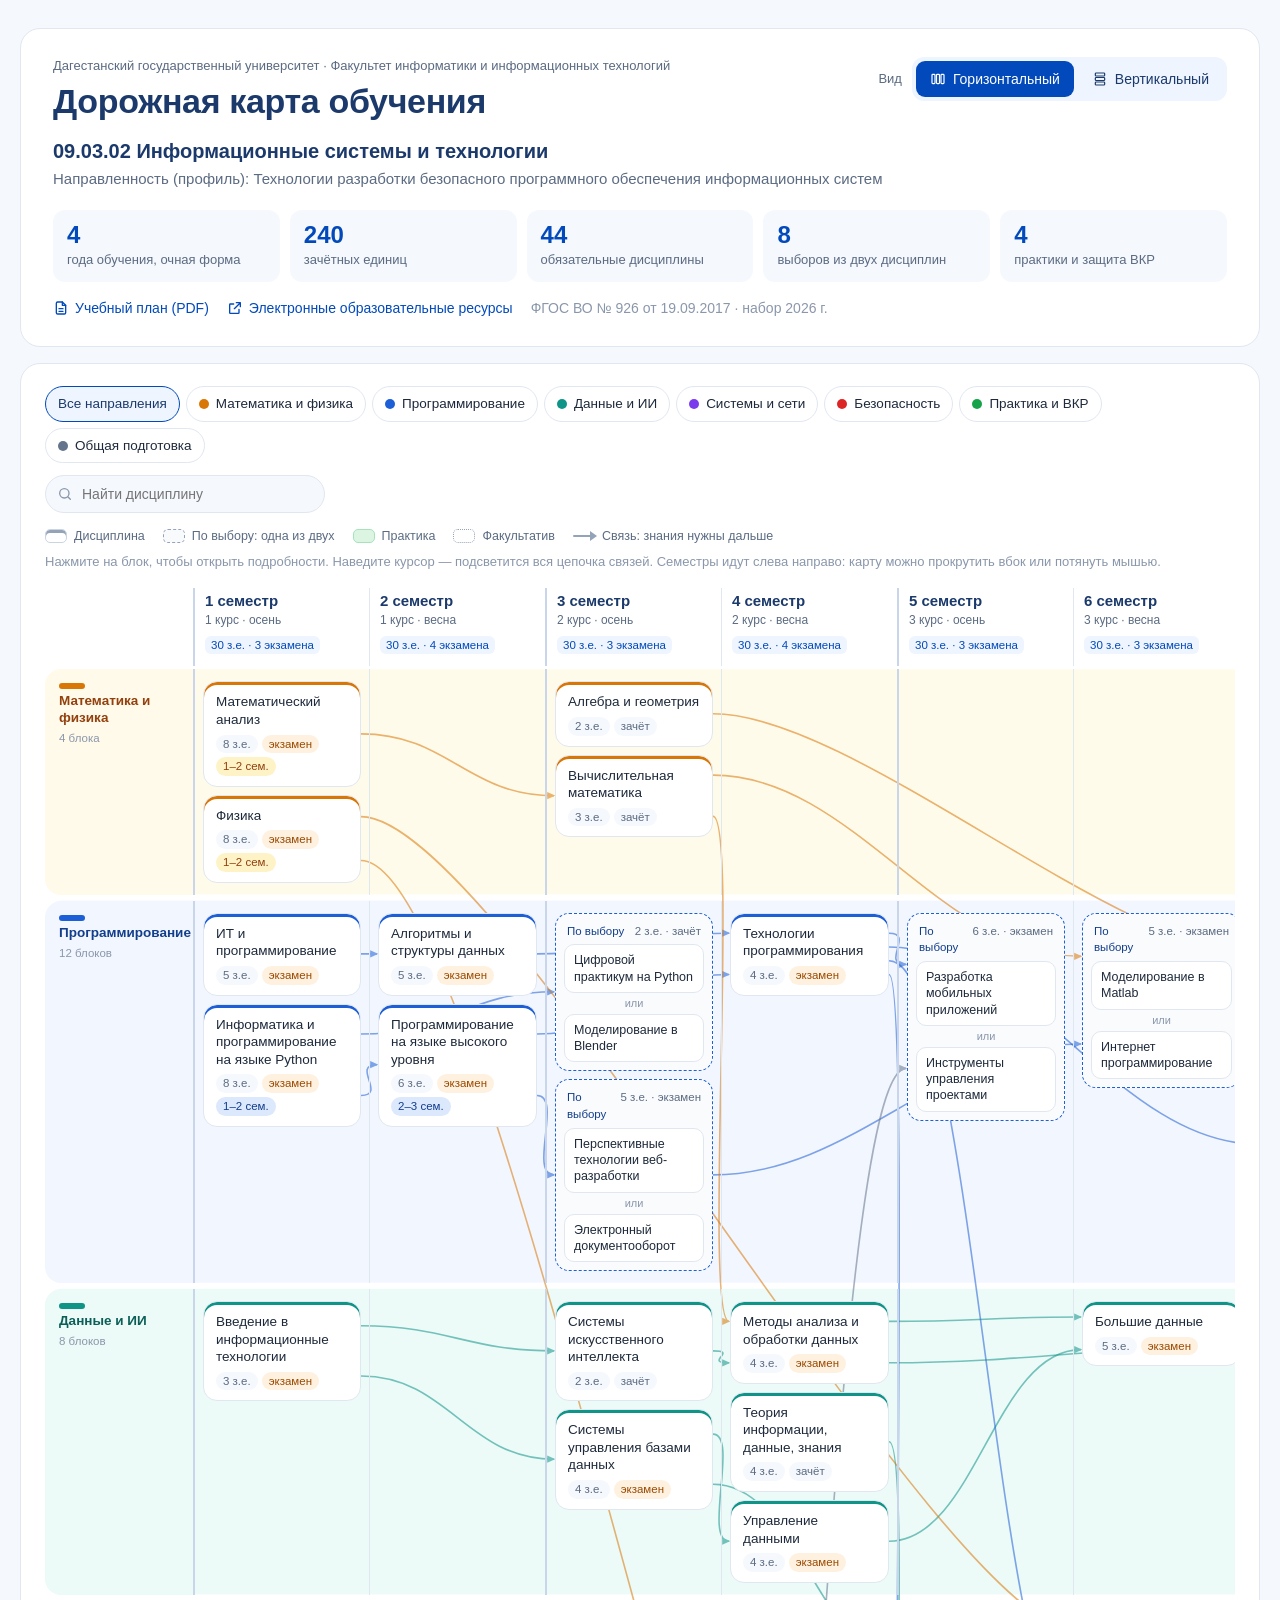
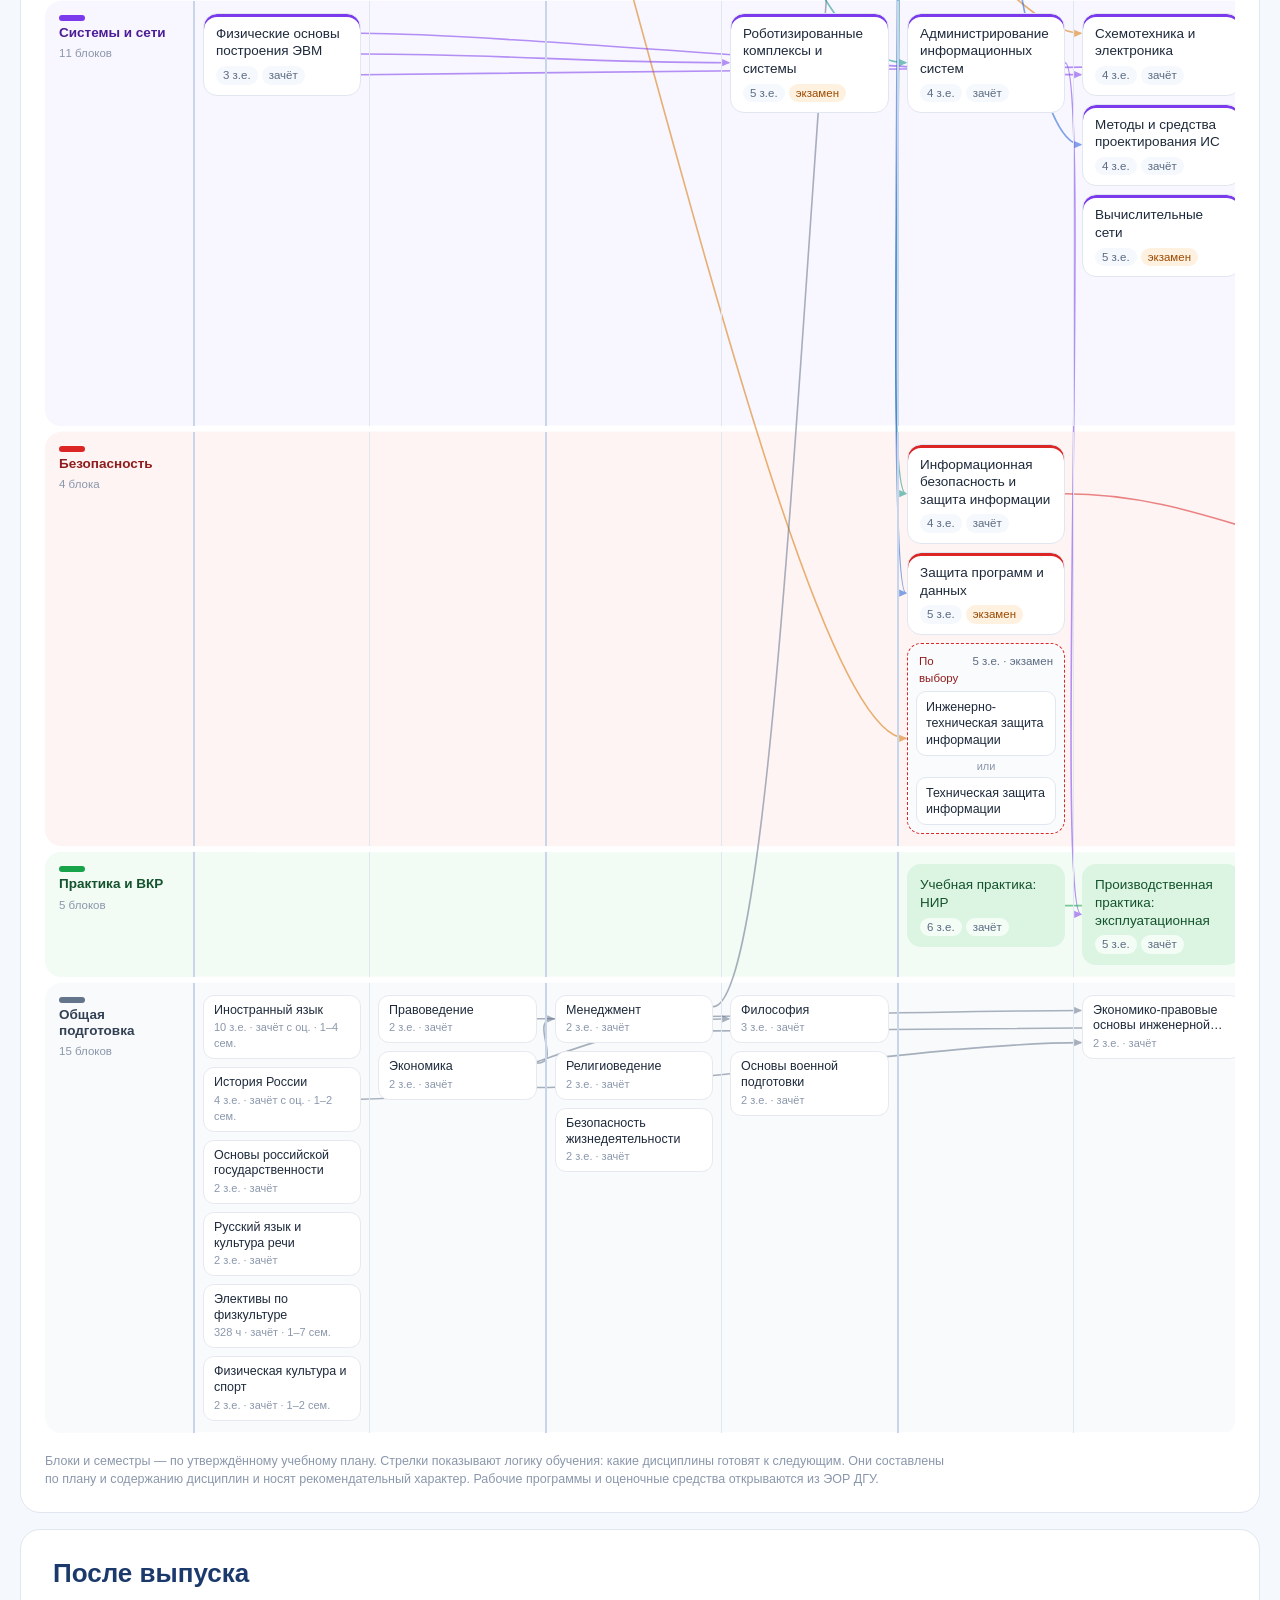
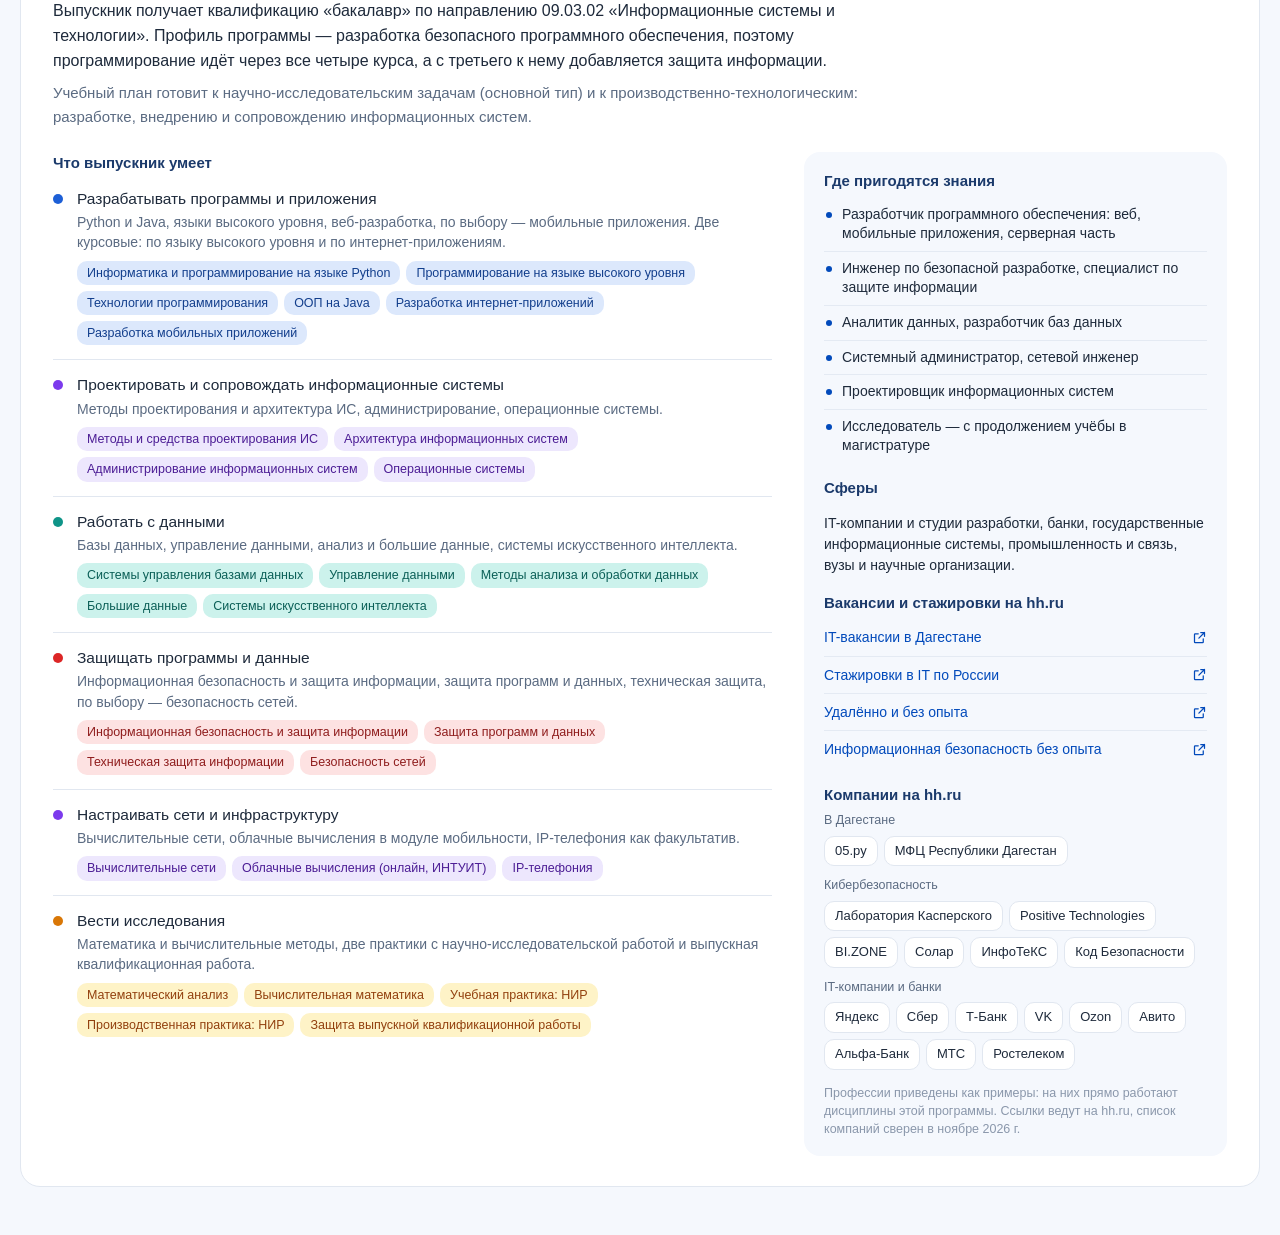
<file: docs/index.html>
<!doctype html>
<html lang="ru">
<head>
<meta charset="utf-8">
<meta name="viewport" content="width=device-width, initial-scale=1">
<title>Дорожная карта: 09.03.02 Информационные системы и технологии — ДГУ</title>
<meta name="description" content="Интерактивная дорожная карта обучения: 09.03.02 Информационные системы и технологии, профиль «Технологии разработки безопасного программного обеспечения информационных систем».">
<script>
/* Geometria подключаем только на домене dgu.ru: шрифт отдаётся без CORS, на других сайтах — системный шрифт */
if (/(^|\.)dgu\.ru$/.test(location.hostname)) {
  var b = '/bitrix/templates/dgu/fonts/Geometria/Geometria-', f = function (n, w) {
    return "@font-face{font-family:'Geometria';src:url(" + b + n + ".woff2) format('woff2');font-weight:" + w + ";font-display:swap}";
  };
  document.write('<style>' + f('Regular', '300') + f('Medium', '400 500') + f('Bold', '600 700') + '</style>');
}
</script>
<style>html,body{margin:0;background:#F5F8FD}</style>
</head>
<body>
<style>
/* Дорожная карта ОП — ДГУ. Все стили изолированы внутри #dgu-roadmap. */
#dgu-roadmap {
  --rm-blue: #024ABB;
  --rm-blue-2: #0050CF;
  --rm-navy: #1B3A6B;
  --rm-ink: #1E2A3B;
  --rm-muted: #5B6B82;
  --rm-faint: #8A97AB;
  --rm-line: #E1E7F0;
  --rm-bg: #F5F8FD;
  --rm-sky: #EEF5FF;
  --rm-white: #FFFFFF;
  --rm-radius: 14px;
  --rm-label: 116px;
  --rm-lane-min: 138px;
  --rm-hlabel: 148px;
  --rm-col-min: 176px;
  --rm-gap: 8px;
  font-family: Geometria, "Montserrat", Arial, "Helvetica Neue", sans-serif;
  font-size: 15px;
  font-weight: 300; /* на dgu.ru «Geometria Regular» подключена как вес 300 */
  line-height: 1.45;
  color: var(--rm-ink);
  max-width: 1320px;
  margin: 0 auto;
  padding: 28px 20px 48px;
  box-sizing: border-box;
  -webkit-font-smoothing: antialiased;
}
#dgu-roadmap *, #dgu-roadmap *::before, #dgu-roadmap *::after { box-sizing: border-box; }
#dgu-roadmap button { font: inherit; color: inherit; background: none; border: 0; padding: 0; margin: 0; cursor: pointer; text-align: left; }
#dgu-roadmap button:focus-visible, #dgu-roadmap a:focus-visible, #dgu-roadmap input:focus-visible {
  outline: 2px solid var(--rm-blue-2); outline-offset: 2px;
}
#dgu-roadmap a { color: var(--rm-blue); text-decoration: none; }
#dgu-roadmap h1, #dgu-roadmap h2, #dgu-roadmap h3, #dgu-roadmap p, #dgu-roadmap ul { margin: 0; padding: 0; }
#dgu-roadmap ul { list-style: none; }
#dgu-roadmap li::before, #dgu-roadmap li::marker { content: none; }

/* ---------- Шапка ---------- */
#dgu-roadmap .rm-head { background: var(--rm-white); border-radius: 20px; padding: 28px 32px; border: 1px solid var(--rm-line); }
#dgu-roadmap .rm-head-top { display: flex; flex-wrap: wrap; align-items: flex-start; justify-content: space-between; gap: 14px 24px; }
#dgu-roadmap .rm-view { display: flex; align-items: center; gap: 10px; }
#dgu-roadmap .rm-view-label { font-size: 13px; color: var(--rm-muted); }
#dgu-roadmap .rm-view-btns { display: inline-flex; gap: 4px; background: var(--rm-sky); padding: 4px; border-radius: 12px; }
#dgu-roadmap .rm-view-btns button { display: inline-flex; align-items: center; gap: 7px; padding: 8px 14px; border-radius: 9px; font-size: 14px; font-weight: 500; color: var(--rm-navy); white-space: nowrap; transition: background .15s, color .15s; }
#dgu-roadmap .rm-view-btns button:hover { background: rgba(2, 74, 187, .08); }
#dgu-roadmap .rm-view-btns button[aria-checked="true"] { background: var(--rm-blue); color: #fff; }
#dgu-roadmap .rm-view-btns svg { width: 16px; height: 16px; fill: none; stroke: currentColor; stroke-width: 1.8; }
#dgu-roadmap .rm-eyebrow { font-size: 13px; color: var(--rm-muted); }
#dgu-roadmap .rm-title { font-size: 34px; line-height: 1.15; font-weight: 600; color: var(--rm-navy); margin-top: 6px !important; letter-spacing: -0.01em; }
#dgu-roadmap .rm-switch { display: inline-flex; flex-wrap: wrap; gap: 4px; background: var(--rm-sky); padding: 4px; border-radius: 12px; margin-top: 18px; }
#dgu-roadmap .rm-switch button { padding: 9px 16px; border-radius: 9px; font-size: 14px; font-weight: 500; color: var(--rm-navy); white-space: nowrap; transition: background .15s, color .15s; }
#dgu-roadmap .rm-switch button:hover { background: rgba(2, 74, 187, .08); }
#dgu-roadmap .rm-switch button[aria-selected="true"] { background: var(--rm-blue); color: #fff; }
#dgu-roadmap .rm-switch button small { font-weight: 300; opacity: .8; margin-left: 4px; }
#dgu-roadmap .rm-program { margin-top: 16px; }
#dgu-roadmap .rm-program-name { font-size: 20px; font-weight: 600; color: var(--rm-navy); }
#dgu-roadmap .rm-program-profile { font-size: 15px; color: var(--rm-muted); margin-top: 2px; }
#dgu-roadmap .rm-stats { display: grid; grid-template-columns: repeat(auto-fit, minmax(118px, 1fr)); gap: 10px; margin-top: 20px !important; }
#dgu-roadmap .rm-stats li { background: var(--rm-bg); border-radius: 12px; padding: 12px 14px; }
#dgu-roadmap .rm-stats b { display: block; font-size: 24px; line-height: 1.1; font-weight: 600; color: var(--rm-blue); }
#dgu-roadmap .rm-stats span { font-size: 13px; color: var(--rm-muted); }
#dgu-roadmap .rm-links { display: flex; flex-wrap: wrap; gap: 8px 18px; margin-top: 16px; font-size: 14px; }
#dgu-roadmap .rm-links a { display: inline-flex; align-items: center; gap: 6px; }
#dgu-roadmap .rm-links a:hover { text-decoration: underline; }
#dgu-roadmap .rm-links svg { width: 16px; height: 16px; fill: none; stroke: currentColor; stroke-width: 2; stroke-linecap: round; stroke-linejoin: round; }

/* ---------- Панель и фильтры ---------- */
#dgu-roadmap .rm-panel { background: var(--rm-white); border-radius: 20px; padding: 22px 24px 24px; border: 1px solid var(--rm-line); margin-top: 16px; }
#dgu-roadmap .rm-toolbar { display: flex; flex-wrap: wrap; gap: 12px; align-items: center; justify-content: space-between; }
#dgu-roadmap .rm-tracks { display: flex; flex-wrap: wrap; gap: 6px; }
#dgu-roadmap .rm-chip { display: inline-flex; align-items: center; gap: 7px; padding: 7px 12px; border-radius: 999px; border: 1px solid var(--rm-line); font-size: 13.5px; color: var(--rm-ink); background: var(--rm-white); white-space: nowrap; transition: border-color .15s, background .15s; }
#dgu-roadmap .rm-chip:hover { border-color: #C5D1E3; }
#dgu-roadmap .rm-chip i { width: 10px; height: 10px; border-radius: 50%; background: var(--c, var(--rm-blue)); flex: none; }
#dgu-roadmap .rm-chip[aria-pressed="true"] { background: var(--t, var(--rm-sky)); border-color: var(--c, var(--rm-blue)); color: var(--d, var(--rm-navy)); font-weight: 500; }
#dgu-roadmap .rm-search { position: relative; display: flex; align-items: center; min-width: 220px; flex: 0 1 280px; }
#dgu-roadmap .rm-search svg { position: absolute; left: 12px; width: 16px; height: 16px; fill: none; stroke: var(--rm-faint); stroke-width: 2; stroke-linecap: round; }
#dgu-roadmap .rm-search input { width: 100%; height: 38px; border: 1px solid var(--rm-line); border-radius: 999px; padding: 0 14px 0 36px; font: inherit; font-size: 14px; color: var(--rm-ink); background: var(--rm-bg); }
#dgu-roadmap .rm-search input:focus { background: var(--rm-white); border-color: var(--rm-blue-2); outline: none; }
#dgu-roadmap .rm-legend { display: flex; flex-wrap: wrap; gap: 6px 18px; margin-top: 14px; font-size: 12.5px; color: var(--rm-muted); }
#dgu-roadmap .rm-legend span { display: inline-flex; align-items: center; gap: 7px; }
#dgu-roadmap .rm-lg { display: inline-block; width: 22px; height: 14px; border-radius: 5px; }
#dgu-roadmap .rm-lg--card { background: #fff; border: 1px solid #CBD5E1; box-shadow: inset 0 3px 0 #94A3B8; }
#dgu-roadmap .rm-lg--choice { background: #F8FAFC; border: 1.5px dashed #94A3B8; }
#dgu-roadmap .rm-lg--practice { background: #DCF5E3; border: 1px solid #A7E3BA; }
#dgu-roadmap .rm-lg--optional { background: #fff; border: 1.5px dotted #94A3B8; }
#dgu-roadmap .rm-lg--arrow { height: 2px; border-radius: 2px; background: #94A3B8; position: relative; }
#dgu-roadmap .rm-lg--arrow::after { content: ""; position: absolute; right: -2px; top: -4px; border: 5px solid transparent; border-left: 7px solid #94A3B8; border-right: 0; }
#dgu-roadmap .rm-hint { font-size: 13px; color: var(--rm-faint); margin-top: 8px !important; }
#dgu-roadmap .rm-focusbar { position: sticky; top: 12px; z-index: 6; box-shadow: 0 6px 20px rgba(27, 58, 107, .14); display: none; align-items: center; justify-content: space-between; gap: 12px; flex-wrap: wrap; margin-top: 12px; padding: 8px 8px 8px 14px; background: var(--rm-sky); border-radius: 12px; font-size: 13.5px; color: var(--rm-navy); }
#dgu-roadmap.rm--pinned .rm-focusbar { display: flex; }
#dgu-roadmap .rm-btn { display: inline-flex; align-items: center; gap: 8px; border-radius: 10px; padding: 9px 14px; font-size: 14px; font-weight: 500; transition: background .15s, color .15s, border-color .15s; }
#dgu-roadmap .rm-btn svg { width: 16px; height: 16px; fill: none; stroke: currentColor; stroke-width: 2; stroke-linecap: round; stroke-linejoin: round; }
#dgu-roadmap .rm-btn--primary { background: var(--rm-blue); color: #fff; }
#dgu-roadmap .rm-btn--primary:hover { background: #003B98; }
#dgu-roadmap .rm-btn--outline { border: 1.5px solid var(--rm-blue); color: var(--rm-blue); }
#dgu-roadmap .rm-btn--outline:hover { background: var(--rm-sky); }
#dgu-roadmap .rm-btn--ghost { color: var(--rm-blue); padding: 6px 12px; }
#dgu-roadmap .rm-btn--ghost:hover { background: rgba(2, 74, 187, .08); }

/* ---------- Дерево ---------- */
#dgu-roadmap .rm-scroll { margin-top: 16px; overflow-x: auto; -webkit-overflow-scrolling: touch; border-radius: 16px; }
#dgu-roadmap .rm-tree { position: relative; min-width: calc(var(--rm-label) + var(--rm-lanes, 7) * var(--rm-lane-min)); }
#dgu-roadmap .rm-edges { position: absolute; left: 0; top: 0; z-index: 0; overflow: visible; pointer-events: none; }
#dgu-roadmap .rm-grid { position: relative; z-index: 1; display: grid; grid-template-columns: var(--rm-label) repeat(var(--rm-lanes, 7), minmax(var(--rm-lane-min), 1fr)); }
#dgu-roadmap .rm-lanehead { padding: 10px 6px 12px; display: flex; flex-direction: column; align-items: center; gap: 4px; text-align: center; }
#dgu-roadmap .rm-lanehead b { font-size: 13px; font-weight: 600; color: var(--d); line-height: 1.2; }
#dgu-roadmap .rm-lanehead span { font-size: 11.5px; color: var(--rm-faint); }
#dgu-roadmap .rm-lanehead i { width: 26px; height: 6px; border-radius: 3px; background: var(--c); }
#dgu-roadmap .rm-corner { position: sticky; left: 0; z-index: 3; background: var(--rm-white); }
#dgu-roadmap .rm-rowlabel { position: sticky; left: 0; z-index: 3; background: var(--rm-white); padding: 14px 10px 14px 4px; border-top: 1px solid var(--rm-line); }
#dgu-roadmap .rm-rowlabel.rm-course { border-top: 2px solid #C9D6EA; }
#dgu-roadmap .rm-rowlabel b { display: block; font-size: 15px; font-weight: 600; color: var(--rm-navy); line-height: 1.2; }
#dgu-roadmap .rm-rowlabel span { display: block; font-size: 12px; color: var(--rm-muted); margin-top: 2px; }
#dgu-roadmap .rm-rowlabel em { display: inline-block; font-style: normal; font-size: 11.5px; color: var(--rm-blue); background: var(--rm-sky); border-radius: 6px; padding: 1px 6px; margin-top: 6px; }
#dgu-roadmap .rm-rowlabel--final b { color: #14532D; }
#dgu-roadmap .rm-cell { padding: 12px 6px; display: flex; flex-direction: column; gap: var(--rm-gap); border-top: 1px solid var(--rm-line); min-width: 0; }
#dgu-roadmap .rm-cell.rm-course { border-top: 2px solid #C9D6EA; }

/* Горизонтальный вид: строки — направления, столбцы — семестры */
#dgu-roadmap.rm--h .rm-tree { min-width: calc(var(--rm-hlabel) + var(--rm-cols, 9) * var(--rm-col-min)); }
#dgu-roadmap.rm--h .rm-grid { grid-template-columns: var(--rm-hlabel) repeat(var(--rm-cols, 9), minmax(var(--rm-col-min), 1fr)); }
#dgu-roadmap.rm--h .rm-colhead { padding: 4px 10px 12px; border-left: 1px solid var(--rm-line); }
#dgu-roadmap.rm--h .rm-colhead.rm-course { border-left: 2px solid #C9D6EA; }
#dgu-roadmap.rm--h .rm-colhead b { display: block; font-size: 15px; font-weight: 600; color: var(--rm-navy); line-height: 1.2; }
#dgu-roadmap.rm--h .rm-colhead span { display: block; font-size: 12px; color: var(--rm-muted); margin-top: 2px; }
#dgu-roadmap.rm--h .rm-colhead em { display: inline-block; font-style: normal; font-size: 11.5px; color: var(--rm-blue); background: var(--rm-sky); border-radius: 6px; padding: 1px 6px; margin-top: 6px; }
#dgu-roadmap.rm--h .rm-colhead--final b { color: #14532D; }
#dgu-roadmap.rm--h .rm-lanehead { position: sticky; left: 0; z-index: 3; margin: 3px 0; padding: 14px 12px 14px 14px; align-items: flex-start; justify-content: flex-start; text-align: left; border-radius: 16px 0 0 16px; background: #fff; background: color-mix(in srgb, var(--t) 38%, #fff); }
#dgu-roadmap.rm--h .rm-lanehead b { font-size: 13.5px; }
#dgu-roadmap.rm--h .rm-cell { border-top: 0; border-left: 1px solid var(--rm-line); padding: 12px 8px; margin: 3px 0; }
#dgu-roadmap.rm--h .rm-cell.rm-course { border-left: 2px solid #C9D6EA; }
#dgu-roadmap.rm--panning .rm-scroll { cursor: grabbing; -webkit-user-select: none; user-select: none; }
#dgu-roadmap.rm--panning .rm-card { pointer-events: none; }

#dgu-roadmap .rm-card { position: relative; display: flex; flex-direction: column; gap: 6px; width: 100%; background: var(--rm-white); border: 1px solid var(--rm-line); border-radius: var(--rm-radius); padding: 11px 12px 10px; box-shadow: inset 0 3px 0 var(--c); transition: transform .15s, box-shadow .15s, opacity .2s, border-color .15s; }
#dgu-roadmap button.rm-card:hover, #dgu-roadmap .rm-opt:hover { border-color: var(--c); box-shadow: inset 0 3px 0 var(--c), 0 6px 18px rgba(27, 58, 107, .12); transform: translateY(-1px); }
#dgu-roadmap .rm-card-name, #dgu-roadmap .rm-opt { -webkit-hyphens: auto; hyphens: auto; overflow-wrap: break-word; }
#dgu-roadmap .rm-card-name { font-size: 13.5px; line-height: 1.3; font-weight: 500; color: var(--rm-ink); display: -webkit-box; -webkit-line-clamp: 3; -webkit-box-orient: vertical; overflow: hidden; }
#dgu-roadmap .rm-card-meta { display: flex; flex-wrap: wrap; gap: 4px; font-size: 11.5px; color: var(--rm-muted); }
#dgu-roadmap .rm-pill { display: inline-block; padding: 1px 7px; border-radius: 999px; background: var(--rm-bg); white-space: nowrap; }
#dgu-roadmap .rm-pill--c { background: var(--t); color: var(--d); }
#dgu-roadmap .rm-pill--exam { background: #FFF1E0; color: #9A4A00; }
#dgu-roadmap .rm-card--practice { background: var(--t); border-color: transparent; box-shadow: none; }
#dgu-roadmap .rm-card--practice .rm-card-name { color: var(--d); }
#dgu-roadmap .rm-card--practice .rm-pill { background: rgba(255, 255, 255, .7); }
#dgu-roadmap .rm-card--gia { background: var(--c); border-color: var(--c); box-shadow: none; }
#dgu-roadmap .rm-card--gia .rm-card-name { color: #fff; }
#dgu-roadmap .rm-card--gia .rm-pill { background: rgba(255, 255, 255, .2); color: #fff; }
#dgu-roadmap button.rm-card--gia:hover { box-shadow: 0 6px 18px rgba(20, 83, 45, .25); }
#dgu-roadmap .rm-card--optional { border: 1.5px dotted #A9B6C9; box-shadow: none; }
#dgu-roadmap .rm-card--compact { padding: 7px 10px 6px; gap: 2px; border-radius: 11px; box-shadow: none; border-color: #E6EAF0; }
#dgu-roadmap .rm-card--compact .rm-card-name { font-size: 12.5px; font-weight: 300; line-height: 1.25; -webkit-line-clamp: 2; }
#dgu-roadmap .rm-card--compact .rm-card-meta { font-size: 11px; color: var(--rm-faint); display: block; }
#dgu-roadmap .rm-card--choice { background: #FAFBFD; border: 1.5px dashed var(--c); box-shadow: none; padding: 9px 8px 8px; gap: 5px; }
#dgu-roadmap .rm-choice-head { display: flex; justify-content: space-between; gap: 6px; font-size: 11.5px; color: var(--d); font-weight: 500; padding: 0 3px; }
#dgu-roadmap .rm-choice-head span { color: var(--rm-muted); font-weight: 300; white-space: nowrap; }
#dgu-roadmap .rm-opt { display: block; width: 100%; background: var(--rm-white); border: 1px solid var(--rm-line); border-radius: 10px; padding: 7px 9px; font-size: 12.5px; line-height: 1.3; color: var(--rm-ink); transition: border-color .15s, box-shadow .15s, transform .15s; }
#dgu-roadmap .rm-or { font-size: 11px; color: var(--rm-faint); text-align: center; line-height: 1; }

/* Подсветка и фильтры */
#dgu-roadmap .rm-edge { fill: none; stroke-width: 1.6; opacity: .55; transition: opacity .2s, stroke-width .2s; }
#dgu-roadmap .rm-dim .rm-card, #dgu-roadmap .rm-dim .rm-card--choice { opacity: .22; }
#dgu-roadmap .rm-dim .rm-card.is-on { opacity: 1; }
#dgu-roadmap .rm-dim .rm-edge { opacity: .06; }
#dgu-roadmap .rm-dim .rm-edge.is-on { opacity: 1; stroke-width: 2.4; }
#dgu-roadmap .rm-card.is-self { border-color: var(--c); box-shadow: 0 0 0 3px var(--t), inset 0 3px 0 var(--c); }
#dgu-roadmap .rm-card.is-match { border-color: var(--rm-blue-2); box-shadow: 0 0 0 3px #CFE0FF; }

/* ---------- Модальное окно ---------- */
#dgu-roadmap .rm-modal { position: fixed; inset: 0; z-index: 10000; display: none; align-items: center; justify-content: center; padding: 24px; }
#dgu-roadmap .rm-modal.is-open { display: flex; }
#dgu-roadmap .rm-modal-backdrop { position: absolute; inset: 0; background: rgba(16, 32, 64, .45); animation: rm-fade .18s ease-out; }
#dgu-roadmap .rm-modal-panel { position: relative; width: 100%; max-width: 640px; max-height: calc(100vh - 48px); overflow-y: auto; background: var(--rm-white); border-radius: 20px; box-shadow: 0 24px 64px rgba(16, 32, 64, .28); animation: rm-pop .2s ease-out; outline: none; }
@keyframes rm-fade { from { opacity: 0; } }
@keyframes rm-pop { from { opacity: 0; transform: translateY(12px) scale(.98); } }
#dgu-roadmap .rm-m-top { height: 8px; background: var(--c); border-radius: 20px 20px 0 0; }
#dgu-roadmap .rm-m-body { padding: 20px 26px 26px; }
#dgu-roadmap .rm-m-row { display: flex; align-items: flex-start; justify-content: space-between; gap: 12px; }
#dgu-roadmap .rm-m-tags { display: flex; flex-wrap: wrap; gap: 6px; }
#dgu-roadmap .rm-tag { display: inline-flex; align-items: center; gap: 6px; font-size: 12px; padding: 3px 10px; border-radius: 999px; background: var(--rm-bg); color: var(--rm-muted); }
#dgu-roadmap .rm-tag--c { background: var(--t); color: var(--d); font-weight: 500; }
#dgu-roadmap .rm-tag--c i { width: 8px; height: 8px; border-radius: 50%; background: var(--c); }
#dgu-roadmap .rm-close { flex: none; width: 36px; height: 36px; border-radius: 50%; display: grid; place-items: center; color: var(--rm-muted); margin: -4px -8px 0 0 !important; }
#dgu-roadmap .rm-close:hover { background: var(--rm-bg); color: var(--rm-ink); }
#dgu-roadmap .rm-close svg { width: 18px; height: 18px; fill: none; stroke: currentColor; stroke-width: 2.2; stroke-linecap: round; }
#dgu-roadmap .rm-m-code { font-size: 12.5px; color: var(--rm-faint); margin-top: 14px; }
#dgu-roadmap .rm-m-title { font-size: 23px; line-height: 1.25; font-weight: 600; color: var(--rm-navy); margin-top: 4px !important; }
#dgu-roadmap .rm-facts { display: grid; grid-template-columns: repeat(3, minmax(0, 1fr)); gap: 8px; margin-top: 18px; }
#dgu-roadmap .rm-fact { background: var(--rm-bg); border-radius: 12px; padding: 10px 12px; }
#dgu-roadmap .rm-fact span { display: block; font-size: 12px; color: var(--rm-muted); }
#dgu-roadmap .rm-fact b { display: block; font-size: 15px; font-weight: 600; color: var(--rm-ink); margin-top: 2px; line-height: 1.3; }
#dgu-roadmap .rm-sec { margin-top: 20px; }
#dgu-roadmap .rm-sec-title { font-size: 13px; font-weight: 600; color: var(--rm-muted); margin-bottom: 8px; }
#dgu-roadmap .rm-bar { display: flex; height: 12px; border-radius: 6px; overflow: hidden; background: var(--rm-bg); gap: 2px; }
#dgu-roadmap .rm-bar i { display: block; height: 100%; }
#dgu-roadmap .rm-bar-legend { display: flex; flex-wrap: wrap; gap: 4px 14px; margin-top: 8px; font-size: 12.5px; color: var(--rm-muted); }
#dgu-roadmap .rm-bar-legend span { display: inline-flex; align-items: center; gap: 6px; }
#dgu-roadmap .rm-bar-legend i { width: 9px; height: 9px; border-radius: 3px; }
#dgu-roadmap .rm-bar-legend b { color: var(--rm-ink); font-weight: 600; }
#dgu-roadmap .rm-sems { display: grid; gap: 6px; }
#dgu-roadmap .rm-semrow { display: grid; grid-template-columns: 92px 1fr auto; gap: 10px; align-items: center; font-size: 13.5px; padding: 8px 12px; border-radius: 10px; background: var(--rm-bg); }
#dgu-roadmap .rm-semrow b { font-weight: 600; color: var(--rm-navy); }
#dgu-roadmap .rm-semrow span { color: var(--rm-muted); font-size: 12.5px; }
#dgu-roadmap .rm-semrow em { font-style: normal; font-size: 12px; color: var(--rm-ink); white-space: nowrap; }
#dgu-roadmap .rm-choicebox { background: var(--rm-sky); border-radius: 12px; padding: 12px 14px; font-size: 13.5px; color: var(--rm-navy); }
#dgu-roadmap .rm-choicebox button { color: var(--rm-blue); font-weight: 500; text-decoration: underline; text-underline-offset: 3px; }
#dgu-roadmap .rm-rel { display: grid; grid-template-columns: 1fr 1fr; gap: 14px; }
#dgu-roadmap .rm-rel-list { display: flex; flex-direction: column; gap: 6px; }
#dgu-roadmap .rm-rel-item { display: flex; align-items: center; gap: 8px; padding: 8px 10px; border-radius: 10px; border: 1px solid var(--rm-line); font-size: 13px; line-height: 1.25; }
#dgu-roadmap .rm-rel-item:hover { border-color: var(--c); background: var(--t); }
#dgu-roadmap .rm-rel-item i { width: 8px; height: 8px; border-radius: 50%; background: var(--c); flex: none; }
#dgu-roadmap .rm-rel-item small { color: var(--rm-faint); margin-left: auto; white-space: nowrap; font-size: 11.5px; }
#dgu-roadmap .rm-rel-empty { font-size: 13px; color: var(--rm-faint); }
#dgu-roadmap .rm-docs { display: flex; flex-wrap: wrap; gap: 8px; }
#dgu-roadmap .rm-docs-empty { font-size: 13px; color: var(--rm-muted); background: var(--rm-bg); border-radius: 10px; padding: 10px 12px; }
#dgu-roadmap .rm-m-foot { font-size: 12px; color: var(--rm-faint); margin-top: 18px !important; }
#dgu-roadmap .rm-note { font-size: 12.5px; color: var(--rm-faint); margin-top: 16px !important; max-width: 900px; }

/* ---------- Адаптив ---------- */
@media (max-width: 1100px) {
  #dgu-roadmap { --rm-label: 96px; --rm-lane-min: 132px; --rm-hlabel: 132px; --rm-col-min: 168px; }
}
@media (max-width: 760px) {
  #dgu-roadmap { --rm-label: 66px; --rm-lane-min: 150px; --rm-hlabel: 96px; --rm-col-min: 156px; padding: 16px 12px 32px; font-size: 14px; }
  #dgu-roadmap .rm-head { padding: 20px 18px; border-radius: 16px; }
  #dgu-roadmap .rm-title { font-size: 26px; }
  #dgu-roadmap .rm-view { flex: 1 1 100%; flex-direction: column; align-items: stretch; gap: 6px; }
  #dgu-roadmap .rm-view-btns { display: flex; }
  #dgu-roadmap .rm-view-btns button { flex: 1 1 0; min-width: 0; justify-content: center; padding: 8px 6px; font-size: 13.5px; }
  #dgu-roadmap.rm--h .rm-lanehead { padding: 12px 6px 12px 10px; }
  #dgu-roadmap.rm--h .rm-lanehead b { font-size: 12.5px; max-width: 100%; -webkit-hyphens: auto; hyphens: auto; overflow-wrap: anywhere; }
  #dgu-roadmap.rm--h .rm-colhead { padding: 4px 8px 10px; }
  #dgu-roadmap.rm--h .rm-colhead b { font-size: 13px; }
  #dgu-roadmap.rm--h .rm-colhead em { display: none; }
  #dgu-roadmap .rm-switch { display: flex; }
  #dgu-roadmap .rm-switch button { flex: 1 1 auto; text-align: center; padding: 9px 10px; }
  #dgu-roadmap .rm-panel { padding: 16px 12px 18px; border-radius: 16px; }
  #dgu-roadmap .rm-tracks { flex-wrap: nowrap; overflow-x: auto; margin: 0 -12px; padding: 0 12px 4px; scrollbar-width: none; }
  #dgu-roadmap .rm-tracks::-webkit-scrollbar { display: none; }
  #dgu-roadmap .rm-search { flex: 1 1 100%; }
  #dgu-roadmap .rm-legend { gap: 6px 12px; }
  #dgu-roadmap .rm-rowlabel { padding: 12px 6px 12px 2px; }
  #dgu-roadmap .rm-rowlabel b { font-size: 13px; }
  #dgu-roadmap .rm-rowlabel span { font-size: 11px; }
  #dgu-roadmap .rm-rowlabel em { display: none; }
  #dgu-roadmap .rm-modal { padding: 0; align-items: flex-end; }
  #dgu-roadmap .rm-modal-panel { max-width: none; max-height: 92vh; border-radius: 20px 20px 0 0; animation: rm-sheet .22s ease-out; }
  @keyframes rm-sheet { from { transform: translateY(40px); opacity: .4; } }
  #dgu-roadmap .rm-m-body { padding: 16px 18px 24px; }
  #dgu-roadmap .rm-m-title { font-size: 20px; }
  #dgu-roadmap .rm-facts { grid-template-columns: 1fr 1fr; }
  #dgu-roadmap .rm-facts .rm-fact:last-child { grid-column: 1 / -1; }
  #dgu-roadmap .rm-rel { grid-template-columns: 1fr; }
  #dgu-roadmap .rm-semrow { grid-template-columns: 80px 1fr; }
  #dgu-roadmap .rm-semrow em { grid-column: 2; }
  #dgu-roadmap .rm-docs .rm-btn { flex: 1 1 100%; justify-content: center; }
}
@media (max-width: 350px) {
  #dgu-roadmap .rm-view-btns svg { display: none; }
}
@media (prefers-reduced-motion: reduce) {
  #dgu-roadmap * { animation: none !important; transition: none !important; }
}

/* ---------- После выпуска ---------- */
#dgu-roadmap .rm-out { background: var(--rm-white); border-radius: 20px; padding: 28px 32px 30px; border: 1px solid var(--rm-line); margin-top: 16px; }
#dgu-roadmap .rm-out-head { max-width: 860px; }
#dgu-roadmap .rm-out-head h2 { font-size: 26px; line-height: 1.2; font-weight: 600; color: var(--rm-navy); margin-bottom: 10px; }
#dgu-roadmap .rm-out-head p { font-size: 16px; line-height: 1.55; color: var(--rm-ink); }
#dgu-roadmap .rm-out-head p + p { margin-top: 8px; color: var(--rm-muted); font-size: 15px; }
#dgu-roadmap .rm-out-grid { display: grid; grid-template-columns: minmax(0, 1.7fr) minmax(0, 1fr); gap: 32px; margin-top: 24px; }
#dgu-roadmap .rm-out h3 { font-size: 15px; font-weight: 600; color: var(--rm-navy); margin-bottom: 6px; }
#dgu-roadmap .rm-out-skills li { display: grid; grid-template-columns: 12px 1fr; gap: 12px; padding: 14px 0; border-top: 1px solid var(--rm-line); }
#dgu-roadmap .rm-out-skills li:first-child { border-top: 0; padding-top: 8px; }
#dgu-roadmap .rm-out-skills li > i { width: 10px; height: 10px; border-radius: 50%; background: var(--c); margin-top: 6px; }
#dgu-roadmap .rm-out-skills b { display: block; font-size: 15.5px; font-weight: 500; color: var(--rm-ink); }
#dgu-roadmap .rm-out-skills p { font-size: 14px; color: var(--rm-muted); margin-top: 2px; }
#dgu-roadmap .rm-out-chips { display: flex; flex-wrap: wrap; gap: 6px; margin-top: 8px; }
#dgu-roadmap .rm-out-chip { font-size: 12.5px; line-height: 1.3; padding: 4px 10px; border-radius: 10px; background: var(--t); color: var(--d); transition: box-shadow .15s; }
#dgu-roadmap .rm-out-chip:hover { box-shadow: 0 0 0 1.5px var(--c); }
#dgu-roadmap .rm-out-side { background: var(--rm-bg); border-radius: 16px; padding: 18px 20px; align-self: start; }
#dgu-roadmap .rm-out-roles li { position: relative; padding: 7px 0 7px 18px; font-size: 14px; line-height: 1.4; border-top: 1px solid #E4EAF3; }
#dgu-roadmap .rm-out-roles li:first-child { border-top: 0; }
#dgu-roadmap .rm-out-roles li::before { content: ""; position: absolute; left: 2px; top: 14px; width: 6px; height: 6px; border-radius: 50%; background: var(--rm-blue); }
#dgu-roadmap .rm-out-side h3 + .rm-out-spheres, #dgu-roadmap .rm-out-side .rm-out-roles + h3 { margin-top: 14px; }
#dgu-roadmap .rm-out-spheres { font-size: 14px; line-height: 1.5; }
#dgu-roadmap .rm-out-note { font-size: 12.5px; color: var(--rm-faint); margin-top: 14px !important; }
@media (max-width: 900px) {
  #dgu-roadmap .rm-out-grid { grid-template-columns: 1fr; gap: 20px; }
  #dgu-roadmap .rm-out-side { position: static; }
}
@media (max-width: 760px) {
  #dgu-roadmap .rm-out { padding: 20px 16px 22px; border-radius: 16px; }
  #dgu-roadmap .rm-out-head h2 { font-size: 22px; }
  #dgu-roadmap .rm-out-head p { font-size: 15px; }
}
#dgu-roadmap .rm-out-search li { border-top: 1px solid #E4EAF3; }
#dgu-roadmap .rm-out-search li:first-child { border-top: 0; }
#dgu-roadmap .rm-out-search a { display: flex; align-items: center; justify-content: space-between; gap: 8px; padding: 8px 0; font-size: 14px; font-weight: 500; }
#dgu-roadmap .rm-out-search a:hover { text-decoration: underline; text-underline-offset: 3px; }
#dgu-roadmap .rm-out-search svg { width: 15px; height: 15px; flex: none; fill: none; stroke: currentColor; stroke-width: 2; stroke-linecap: round; stroke-linejoin: round; }
#dgu-roadmap .rm-out-side .rm-out-search + h3, #dgu-roadmap .rm-out-side .rm-out-spheres + h3 { margin-top: 16px; }
#dgu-roadmap .rm-out-cgroup + .rm-out-cgroup { margin-top: 10px; }
#dgu-roadmap .rm-out-cgroup > span { display: block; font-size: 12.5px; color: var(--rm-muted); margin-bottom: 6px; }
#dgu-roadmap .rm-out-companies { display: flex; flex-wrap: wrap; gap: 6px; }
#dgu-roadmap .rm-out-companies a { font-size: 13px; padding: 5px 10px; border-radius: 10px; background: var(--rm-white); border: 1px solid var(--rm-line); color: var(--rm-ink); transition: border-color .15s, color .15s; }
#dgu-roadmap .rm-out-companies a:hover { border-color: var(--rm-blue); color: var(--rm-blue); }

</style>
<div id="dgu-roadmap" class="rm" lang="ru">
  <header class="rm-head">
    <div class="rm-head-top">
      <div>
        <div class="rm-eyebrow">Дагестанский государственный университет · <span data-rm="faculty"></span></div>
        <h1 class="rm-title">Дорожная карта обучения</h1>
      </div>
      <div class="rm-view">
        <span class="rm-view-label" id="rm-view-label">Вид</span>
        <div class="rm-view-btns" role="radiogroup" aria-labelledby="rm-view-label" data-rm="view">
          <button type="button" role="radio" data-view="h" aria-checked="true"><svg viewBox="0 0 24 24" aria-hidden="true"><rect x="3" y="5" width="4.5" height="14" rx="1.2"/><rect x="9.75" y="5" width="4.5" height="14" rx="1.2"/><rect x="16.5" y="5" width="4.5" height="14" rx="1.2"/></svg>Горизонтальный</button>
          <button type="button" role="radio" data-view="v" aria-checked="false"><svg viewBox="0 0 24 24" aria-hidden="true"><rect x="5" y="3" width="14" height="4.5" rx="1.2"/><rect x="5" y="9.75" width="14" height="4.5" rx="1.2"/><rect x="5" y="16.5" width="14" height="4.5" rx="1.2"/></svg>Вертикальный</button>
        </div>
      </div>
    </div>
    <div class="rm-switch" role="tablist" aria-label="Направление подготовки"></div>
    <div class="rm-program">
      <div class="rm-program-name" data-rm="name"></div>
      <div class="rm-program-profile" data-rm="profile"></div>
    </div>
    <ul class="rm-stats" data-rm="stats"></ul>
    <div class="rm-links" data-rm="links"></div>
  </header>

  <section class="rm-panel">
    <div class="rm-toolbar">
      <div class="rm-tracks" role="group" aria-label="Показать направление" data-rm="tracks"></div>
      <label class="rm-search">
        <svg viewBox="0 0 24 24" aria-hidden="true"><circle cx="11" cy="11" r="7"/><path d="m20 20-3.5-3.5"/></svg>
        <input type="search" placeholder="Найти дисциплину" aria-label="Найти дисциплину" data-rm="search">
      </label>
    </div>
    <div class="rm-legend" aria-hidden="true">
      <span><i class="rm-lg rm-lg--card"></i>Дисциплина</span>
      <span><i class="rm-lg rm-lg--choice"></i>По выбору: одна из двух</span>
      <span><i class="rm-lg rm-lg--practice"></i>Практика</span>
      <span><i class="rm-lg rm-lg--optional"></i>Факультатив</span>
      <span><i class="rm-lg rm-lg--arrow"></i>Связь: знания нужны дальше</span>
    </div>
    <p class="rm-hint" data-rm="hint">Нажмите на блок, чтобы открыть подробности. Наведите курсор — подсветится вся цепочка связей.</p>
    <div class="rm-focusbar" data-rm="focusbar">
      <span>Показана цепочка: <b data-rm="focusname"></b></span>
      <button type="button" class="rm-btn rm-btn--ghost" data-rm="unfocus">Показать всё</button>
    </div>

    <div class="rm-scroll" data-rm="scroll">
      <div class="rm-tree" data-rm="tree">
        <svg class="rm-edges" data-rm="edges" aria-hidden="true"></svg>
        <div class="rm-grid" data-rm="grid"></div>
      </div>
    </div>

    <p class="rm-note">Блоки и семестры — по утверждённому учебному плану. Стрелки показывают логику обучения: какие дисциплины готовят к следующим. Они составлены по плану и содержанию дисциплин и носят рекомендательный характер. Рабочие программы и оценочные средства открываются из ЭОР ДГУ.</p>
  </section>

  <section class="rm-out" data-rm="outcomes" aria-labelledby="rm-out-title"></section>

  <div class="rm-modal" data-rm="modal" aria-hidden="true">
    <div class="rm-modal-backdrop" data-rm="close"></div>
    <div class="rm-modal-panel" role="dialog" aria-modal="true" aria-labelledby="rm-modal-title" tabindex="-1" data-rm="panel"></div>
  </div>
</div>

<script>
window.DGU_ROADMAP_DATA={"programs":[{"id":"isit","meta":{"code":"09.03.02","short":"ИСИТ","title":"Информационные системы и технологии","profile":"Технологии разработки безопасного программного обеспечения информационных систем","faculty":"Факультет информатики и информационных технологий","level":"Бакалавриат","qualification":"Бакалавр","form":"Очная","years":4,"startYear":2026,"fgos":"ФГОС ВО № 926 от 19.09.2017","approved":"Учёный совет ДГУ, протокол № 5 от 29.01.2026","taskTypes":["научно-исследовательский (основной)","производственно-технологический"],"planUrl":"https://dgu.ru/files-oop/10062026_104111_Ucheb_plan_Napr_09_03_02_ISIT_TRBPOIS_Ochn_2026.pdf","eorUrl":"https://oop.dgu.ru/sved/eor.html?profileId=16456"},"tracks":[{"id":"math","name":"Математика и физика"},{"id":"prog","name":"Программирование"},{"id":"data","name":"Данные и ИИ"},{"id":"sys","name":"Системы и сети"},{"id":"sec","name":"Безопасность"},{"id":"prac","name":"Практика и ВКР"},{"id":"gen","name":"Общая подготовка"}],"nodes":[{"code":"Б1.О.01.01","name":"Философия","short":"Философия","kind":"core","part":"Обязательная часть","counted":true,"sems":[4],"ze":3,"hours":108,"hoursBy":{"lec":28,"lab":0,"pr":30,"self":50,"control":0},"perSem":[{"sem":4,"ze":3,"forms":["Зачёт"],"lec":28,"lab":null,"pr":30,"self":50,"control":null}],"forms":["Зачёт"],"rpd":"https://oop.dgu.ru/sved/files-oop/30062026_031922_20263006fiit65-1.pdf","fos":"https://oop.dgu.ru/sved/files-oop/30062026_041622_FOS_20260630fiit65-1.pdf","module":"Общеобразовательный модуль","track":"gen","start":4},{"code":"Б1.О.01.02","name":"История России","short":"История России","kind":"core","part":"Обязательная часть","counted":true,"sems":[1,2],"ze":4,"hours":144,"hoursBy":{"lec":58,"lab":0,"pr":58,"self":28,"control":0},"perSem":[{"sem":1,"ze":2,"forms":["Зачёт"],"lec":30,"lab":null,"pr":30,"self":12,"control":null},{"sem":2,"ze":2,"forms":["Зачёт с оценкой"],"lec":28,"lab":null,"pr":28,"self":16,"control":null}],"forms":["Зачёт","Зачёт с оценкой"],"rpd":"https://oop.dgu.ru/sved/files-oop/06072026_005310_20260607fiit65-3.pdf","fos":"https://oop.dgu.ru/sved/files-oop/06072026_525710_FOS_20260607fiit65-3.pdf","module":"Общеобразовательный модуль","track":"gen","start":1},{"code":"Б1.О.01.03","name":"Правоведение","short":"Правоведение","kind":"core","part":"Обязательная часть","counted":true,"sems":[2],"ze":2,"hours":72,"hoursBy":{"lec":16,"lab":0,"pr":14,"self":42,"control":0},"perSem":[{"sem":2,"ze":2,"forms":["Зачёт"],"lec":16,"lab":null,"pr":14,"self":42,"control":null}],"forms":["Зачёт"],"rpd":"https://oop.dgu.ru/sved/files-oop/27102026_324711_20261027fiit65-1.pdf","fos":"https://oop.dgu.ru/sved/files-oop/27102026_493611_FOS20261027fiit65-1.pdf","module":"Общеобразовательный модуль","track":"gen","start":2},{"code":"Б1.О.01.04","name":"Менеджмент","short":"Менеджмент","kind":"core","part":"Обязательная часть","counted":true,"sems":[3],"ze":2,"hours":72,"hoursBy":{"lec":16,"lab":0,"pr":14,"self":42,"control":0},"perSem":[{"sem":3,"ze":2,"forms":["Зачёт"],"lec":16,"lab":null,"pr":14,"self":42,"control":null}],"forms":["Зачёт"],"rpd":"https://oop.dgu.ru/sved/files-oop/15072026_243717_20261507fiit65-2.pdf","fos":"https://oop.dgu.ru/sved/files-oop/15072026_493717_FOS_20261507fiit65-2.pdf","module":"Общеобразовательный модуль","track":"gen","start":3},{"code":"Б1.О.01.05","name":"Управление персоналом","short":"Управление персоналом","kind":"core","part":"Обязательная часть","counted":true,"sems":[7],"ze":2,"hours":72,"hoursBy":{"lec":16,"lab":0,"pr":14,"self":42,"control":0},"perSem":[{"sem":7,"ze":2,"forms":["Зачёт"],"lec":16,"lab":null,"pr":14,"self":42,"control":null}],"forms":["Зачёт"],"rpd":"https://oop.dgu.ru/sved/files-oop/30062026_534022_20263006fiit65-3.pdf","fos":"https://oop.dgu.ru/sved/files-oop/30062026_473822_FOS_20263006fiit65-3.pdf","module":"Общеобразовательный модуль","track":"gen","start":7},{"code":"Б1.О.01.06","name":"Религиоведение","short":"Религиоведение","kind":"core","part":"Обязательная часть","counted":true,"sems":[3],"ze":2,"hours":72,"hoursBy":{"lec":16,"lab":0,"pr":14,"self":42,"control":0},"perSem":[{"sem":3,"ze":2,"forms":["Зачёт"],"lec":16,"lab":null,"pr":14,"self":42,"control":null}],"forms":["Зачёт"],"rpd":"https://oop.dgu.ru/sved/files-oop/27082026_464014_15102025_105914_20251015fiit65-3.docx","fos":"https://oop.dgu.ru/sved/files-oop/22072026_581911_FOS_20262207fiit65-2.pdf","module":"Общеобразовательный модуль","track":"gen","start":3},{"code":"Б1.О.01.07","name":"Экономика","short":"Экономика","kind":"core","part":"Обязательная часть","counted":true,"sems":[2],"ze":2,"hours":72,"hoursBy":{"lec":16,"lab":0,"pr":16,"self":40,"control":0},"perSem":[{"sem":2,"ze":2,"forms":["Зачёт"],"lec":16,"lab":null,"pr":16,"self":40,"control":null}],"forms":["Зачёт"],"rpd":"https://oop.dgu.ru/sved/files-oop/06072026_400311_20260607fiit65-6.pdf","fos":"https://oop.dgu.ru/sved/files-oop/06072026_220511_FOS_20260607fiit65-5.pdf","module":"Общеобразовательный модуль","track":"gen","start":2},{"code":"Б1.О.01.08","name":"Основы российской государственности","short":"Основы российской государственности","kind":"core","part":"Обязательная часть","counted":true,"sems":[1],"ze":2,"hours":72,"hoursBy":{"lec":16,"lab":0,"pr":16,"self":40,"control":0},"perSem":[{"sem":1,"ze":2,"forms":["Зачёт"],"lec":16,"lab":null,"pr":16,"self":40,"control":null}],"forms":["Зачёт"],"rpd":"https://oop.dgu.ru/sved/files-oop/06072026_273510_20260607fiit65-2.pdf","fos":"https://oop.dgu.ru/sved/files-oop/06072026_334110_FOS_20260607fiit65-1.pdf","module":"Общеобразовательный модуль","track":"gen","start":1},{"code":"Б1.О.02.01","name":"Основы военной подготовки","short":"Основы военной подготовки","kind":"core","part":"Обязательная часть","counted":true,"sems":[4],"ze":2,"hours":72,"hoursBy":{"lec":28,"lab":0,"pr":28,"self":16,"control":0},"perSem":[{"sem":4,"ze":2,"forms":["Зачёт"],"lec":28,"lab":null,"pr":28,"self":16,"control":null}],"forms":["Зачёт"],"rpd":"https://oop.dgu.ru/sved/files-oop/08072026_484211_RP_OSN.docx","fos":"https://oop.dgu.ru/sved/files-oop/08072026_264311_FOS_Osn.docx","module":"Модуль: Безопасность жизнедеятельности","track":"gen","start":4},{"code":"Б1.О.02.02","name":"Безопасность жизнедеятельности","short":"Безопасность жизнедеятельности","kind":"core","part":"Обязательная часть","counted":true,"sems":[3],"ze":2,"hours":72,"hoursBy":{"lec":16,"lab":0,"pr":14,"self":42,"control":0},"perSem":[{"sem":3,"ze":2,"forms":["Зачёт"],"lec":16,"lab":null,"pr":14,"self":42,"control":null}],"forms":["Зачёт"],"rpd":"https://oop.dgu.ru/sved/files-oop/30062026_245822_20263006fiit65-5.pdf","fos":"https://oop.dgu.ru/sved/files-oop/30062026_251423_FOS_20263006fiit65-5.pdf","module":"Модуль: Безопасность жизнедеятельности","track":"gen","start":3},{"code":"Б1.О.03.01","name":"Иностранный язык (базовый курс)","short":"Иностранный язык","kind":"core","part":"Обязательная часть","counted":true,"sems":[1,2,3,4],"ze":10,"hours":360,"hoursBy":{"lec":0,"lab":0,"pr":192,"self":168,"control":0},"perSem":[{"sem":1,"ze":2,"forms":[],"lec":null,"lab":null,"pr":48,"self":24,"control":null},{"sem":2,"ze":2,"forms":["Зачёт"],"lec":null,"lab":null,"pr":48,"self":24,"control":null},{"sem":3,"ze":2,"forms":[],"lec":null,"lab":null,"pr":48,"self":24,"control":null},{"sem":4,"ze":4,"forms":["Зачёт с оценкой"],"lec":null,"lab":null,"pr":48,"self":96,"control":null}],"forms":["Зачёт","Зачёт с оценкой"],"rpd":"https://oop.dgu.ru/sved/files-oop/30062026_543223_20263006fiit65-7.pdf","fos":"https://oop.dgu.ru/sved/files-oop/30062026_364023_FOS_20263006fiit65-8.pdf","module":"Модуль: Коммуникация","track":"gen","start":1},{"code":"Б1.О.03.02","name":"Русский язык и культура речи","short":"Русский язык и культура речи","kind":"core","part":"Обязательная часть","counted":true,"sems":[1],"ze":2,"hours":72,"hoursBy":{"lec":0,"lab":0,"pr":32,"self":40,"control":0},"perSem":[{"sem":1,"ze":2,"forms":["Зачёт"],"lec":null,"lab":null,"pr":32,"self":40,"control":null}],"forms":["Зачёт"],"rpd":"https://oop.dgu.ru/sved/files-oop/08072026_275211_20260807fiit65-2.pdf","fos":"https://oop.dgu.ru/sved/files-oop/08072026_423811_FOS_20260807fiit65-1.pdf","module":"Модуль: Коммуникация","track":"gen","start":1},{"code":"Б1.О.04.01","name":"Введение в информационные технологии","short":"Введение в информационные технологии","kind":"core","part":"Обязательная часть","counted":true,"sems":[1],"ze":3,"hours":108,"hoursBy":{"lec":0,"lab":34,"pr":0,"self":38,"control":36},"perSem":[{"sem":1,"ze":3,"forms":["Экзамен"],"lec":null,"lab":34,"pr":null,"self":38,"control":36}],"forms":["Экзамен"],"rpd":"https://oop.dgu.ru/sved/files-oop/01072026_095522_05092025_134510_RPVVedenueVitIsit26.doc","fos":"https://oop.dgu.ru/sved/files-oop/01072026_140123_05092025_294610_FOSVVedenieVitIsit2026.docx","module":"Модуль: Информационные технологии","track":"data","start":1},{"code":"Б1.О.04.02","name":"Системы искусственного интеллекта","short":"Системы искусственного интеллекта","kind":"core","part":"Обязательная часть","counted":true,"sems":[3],"ze":2,"hours":72,"hoursBy":{"lec":16,"lab":0,"pr":16,"self":40,"control":0},"perSem":[{"sem":3,"ze":2,"forms":["Зачёт"],"lec":16,"lab":null,"pr":16,"self":40,"control":null}],"forms":["Зачёт"],"rpd":"https://oop.dgu.ru/sved/files-oop/01072026_520223_08092025_312413_RP_SII_isit-26.docx","fos":"https://oop.dgu.ru/sved/files-oop/01072026_360523_08092025_352013_FOS_SII_Isit_2026.docx","module":"Модуль: Информационные технологии","track":"data","start":3},{"code":"Б1.О.05.01","name":"Математический анализ","short":"Математический анализ","kind":"core","part":"Обязательная часть","counted":true,"sems":[1,2],"ze":8,"hours":288,"hoursBy":{"lec":66,"lab":0,"pr":50,"self":136,"control":36},"perSem":[{"sem":1,"ze":3,"forms":["Зачёт"],"lec":32,"lab":null,"pr":16,"self":60,"control":null},{"sem":2,"ze":5,"forms":["Экзамен"],"lec":34,"lab":null,"pr":34,"self":76,"control":36}],"forms":["Экзамен","Зачёт"],"rpd":"https://oop.dgu.ru/sved/files-oop/02072026_190517_20260207fiit65-2.pdf","fos":"https://oop.dgu.ru/sved/files-oop/02072026_470517_FOS_20260207fiit65-2.pdf","module":"Базовый модуль направления","track":"math","start":1},{"code":"Б1.О.05.02","name":"Алгебра и геометрия","short":"Алгебра и геометрия","kind":"core","part":"Обязательная часть","counted":true,"sems":[3],"ze":2,"hours":72,"hoursBy":{"lec":16,"lab":0,"pr":16,"self":40,"control":0},"perSem":[{"sem":3,"ze":2,"forms":["Зачёт"],"lec":16,"lab":null,"pr":16,"self":40,"control":null}],"forms":["Зачёт"],"rpd":"https://oop.dgu.ru/sved/files-oop/01072026_432300_20263006fiit65-11.pdf","fos":"https://oop.dgu.ru/sved/files-oop/01072026_402500_FOS_20263006fiit65-11.pdf","module":"Базовый модуль направления","track":"math","start":3},{"code":"Б1.О.05.03","name":"Методы анализа и обработки данных","short":"Методы анализа и обработки данных","kind":"core","part":"Обязательная часть","counted":true,"sems":[4],"ze":4,"hours":144,"hoursBy":{"lec":16,"lab":0,"pr":32,"self":60,"control":36},"perSem":[{"sem":4,"ze":4,"forms":["Экзамен"],"lec":16,"lab":null,"pr":32,"self":60,"control":36}],"forms":["Экзамен"],"rpd":"https://oop.dgu.ru/sved/files-oop/27082026_434714_15092025_094518_методы_анализа_25.docx","fos":"https://oop.dgu.ru/sved/files-oop/27082026_554214_21102025_502217_FOS_MAOID_ISIT2025.docx","module":"Базовый модуль направления","track":"data","start":4},{"code":"Б1.О.05.04","name":"Вычислительная математика","short":"Вычислительная математика","kind":"core","part":"Обязательная часть","counted":true,"sems":[3],"ze":3,"hours":108,"hoursBy":{"lec":16,"lab":0,"pr":16,"self":76,"control":0},"perSem":[{"sem":3,"ze":3,"forms":["Зачёт"],"lec":16,"lab":null,"pr":16,"self":76,"control":null}],"forms":["Зачёт"],"rpd":"https://oop.dgu.ru/sved/files-oop/07072026_033516_20260707fiit65-5.pdf","fos":"https://oop.dgu.ru/sved/files-oop/07072026_473816_FOS_20260707fiit65-4.pdf","module":"Базовый модуль направления","track":"math","start":3},{"code":"Б1.О.05.05","name":"Физика","short":"Физика","kind":"core","part":"Обязательная часть","counted":true,"sems":[1,2],"ze":8,"hours":288,"hoursBy":{"lec":50,"lab":68,"pr":0,"self":134,"control":36},"perSem":[{"sem":1,"ze":3,"forms":["Зачёт"],"lec":18,"lab":36,"pr":null,"self":54,"control":null},{"sem":2,"ze":5,"forms":["Экзамен"],"lec":32,"lab":32,"pr":null,"self":80,"control":36}],"forms":["Экзамен","Зачёт"],"rpd":"https://oop.dgu.ru/sved/files-oop/01072026_111300_20263006fiit65-10.pdf","fos":"https://oop.dgu.ru/sved/files-oop/01072026_011600_FOS_20263006fiit65-9.pdf","module":"Базовый модуль направления","track":"math","start":1},{"code":"Б1.О.05.06","name":"Схемотехника и электроника","short":"Схемотехника и электроника","kind":"core","part":"Обязательная часть","counted":true,"sems":[6],"ze":4,"hours":144,"hoursBy":{"lec":32,"lab":32,"pr":18,"self":62,"control":0},"perSem":[{"sem":6,"ze":4,"forms":["Зачёт"],"lec":32,"lab":32,"pr":18,"self":62,"control":null}],"forms":["Зачёт"],"rpd":"https://oop.dgu.ru/sved/files-oop/07072026_544411_20260707fiit65-2.pdf","fos":"https://oop.dgu.ru/sved/files-oop/07072026_114811_FOS_20260707fiit65-1.pdf","module":"Базовый модуль направления","track":"sys","start":6},{"code":"Б1.О.05.07","name":"Теория информации, данные, знания","short":"Теория информации, данные, знания","kind":"core","part":"Обязательная часть","counted":true,"sems":[4],"ze":4,"hours":144,"hoursBy":{"lec":16,"lab":0,"pr":32,"self":96,"control":0},"perSem":[{"sem":4,"ze":4,"forms":["Зачёт"],"lec":16,"lab":null,"pr":32,"self":96,"control":null}],"forms":["Зачёт"],"rpd":"https://oop.dgu.ru/sved/files-oop/11092026_055013_RP_TI_26.pdf","fos":"https://oop.dgu.ru/sved/files-oop/11092026_405213_FOS_TI_26.pdf","module":"Базовый модуль направления","track":"data","start":4},{"code":"Б1.О.05.08","name":"Архитектура информационных систем","short":"Архитектура информационных систем","kind":"core","part":"Обязательная часть","counted":true,"sems":[8],"ze":4,"hours":144,"hoursBy":{"lec":18,"lab":16,"pr":0,"self":110,"control":0},"perSem":[{"sem":8,"ze":4,"forms":["Зачёт"],"lec":18,"lab":16,"pr":null,"self":110,"control":null}],"forms":["Зачёт"],"rpd":"https://oop.dgu.ru/sved/files-oop/06072026_132911_z_RP_AIS_ISIT2026.docx","fos":"https://oop.dgu.ru/sved/files-oop/06072026_073311_Z_FOS_AIS_ISIT2026_(1).docx","module":"Базовый модуль направления","track":"sys","start":8},{"code":"Б1.О.05.09","name":"Информационные технологии и программирование","short":"ИТ и программирование","kind":"core","part":"Обязательная часть","counted":true,"sems":[1],"ze":5,"hours":180,"hoursBy":{"lec":36,"lab":18,"pr":0,"self":90,"control":36},"perSem":[{"sem":1,"ze":5,"forms":["Экзамен"],"lec":36,"lab":18,"pr":null,"self":90,"control":36}],"forms":["Экзамен"],"rpd":"https://oop.dgu.ru/sved/files-oop/01072026_051423_15092025_300209_20250915fiit65-3R.docx","fos":"https://oop.dgu.ru/sved/files-oop/01072026_351523_15092025_082109_FOS20250915fiit65-2F.docx","module":"Базовый модуль направления","track":"prog","start":1},{"code":"Б1.О.05.10","name":"Методы и средства проектирования информационных систем","short":"Методы и средства проектирования ИС","kind":"core","part":"Обязательная часть","counted":true,"sems":[6],"ze":4,"hours":144,"hoursBy":{"lec":18,"lab":18,"pr":0,"self":108,"control":0},"perSem":[{"sem":6,"ze":4,"forms":["Зачёт"],"lec":18,"lab":18,"pr":null,"self":108,"control":null}],"forms":["Зачёт"],"rpd":"https://oop.dgu.ru/sved/files-oop/06072026_584211_z_RP_MIS_PIS_26.docx","fos":"https://oop.dgu.ru/sved/files-oop/06072026_254311_z_FOS_MIS_PIC_266.docx","module":"Базовый модуль направления","track":"sys","start":6},{"code":"Б1.О.05.11","name":"Информационная безопасность и защита информации","short":"Информационная безопасность и защита информации","kind":"core","part":"Обязательная часть","counted":true,"sems":[5],"ze":4,"hours":144,"hoursBy":{"lec":28,"lab":32,"pr":0,"self":84,"control":0},"perSem":[{"sem":5,"ze":4,"forms":["Зачёт"],"lec":28,"lab":32,"pr":null,"self":84,"control":null}],"forms":["Зачёт"],"rpd":"https://oop.dgu.ru/sved/files-oop/01072026_462923_12092025_111616_20250912fiit65-5IBIZI.docx","fos":"https://oop.dgu.ru/sved/files-oop/01072026_183123_12092025_262516_FOS20250912fiit65-5ibizi.docx","module":"Базовый модуль направления","track":"sec","start":5},{"code":"Б1.О.05.12","name":"Вычислительные сети","short":"Вычислительные сети","kind":"core","part":"Обязательная часть","counted":true,"sems":[6],"ze":5,"hours":180,"hoursBy":{"lec":32,"lab":32,"pr":32,"self":48,"control":36},"perSem":[{"sem":6,"ze":5,"forms":["Экзамен"],"lec":32,"lab":32,"pr":32,"self":48,"control":36}],"forms":["Экзамен"],"rpd":"https://oop.dgu.ru/sved/files-oop/21082026_310213_РП_ВЫЧИСЛИТЕЛЬНЫЕ_СЕТИ_ИСиТ_2026.pdf","fos":"https://oop.dgu.ru/sved/files-oop/06072026_462316_ФОС_Вычислительные_сети_ИСИТ_2026_1.pdf","module":"Базовый модуль направления","track":"sys","start":6},{"code":"Б1.О.05.13","name":"Технологии программирования","short":"Технологии программирования","kind":"core","part":"Обязательная часть","counted":true,"sems":[4],"ze":4,"hours":144,"hoursBy":{"lec":32,"lab":32,"pr":0,"self":44,"control":36},"perSem":[{"sem":4,"ze":4,"forms":["Экзамен"],"lec":32,"lab":32,"pr":null,"self":44,"control":36}],"forms":["Экзамен"],"rpd":"https://oop.dgu.ru/sved/files-oop/06072026_150612_z_RP_TIMPR_isit_26_(1).docx","fos":"https://oop.dgu.ru/sved/files-oop/06072026_400612_z_FOS_TIMPR_isit_26_(1).docx","module":"Базовый модуль направления","track":"prog","start":4},{"code":"Б1.О.05.14","name":"Алгоритмы и структуры данных","short":"Алгоритмы и структуры данных","kind":"core","part":"Обязательная часть","counted":true,"sems":[2],"ze":5,"hours":180,"hoursBy":{"lec":32,"lab":32,"pr":0,"self":80,"control":36},"perSem":[{"sem":2,"ze":5,"forms":["Экзамен"],"lec":32,"lab":32,"pr":null,"self":80,"control":36}],"forms":["Экзамен"],"rpd":"https://oop.dgu.ru/sved/files-oop/06072026_301312_z_RP_AD_tagudin_2026_(1).docx","fos":"https://oop.dgu.ru/sved/files-oop/06072026_451312_z_FOS_ISIT_AISD_26_(1).docx","module":"Базовый модуль направления","track":"prog","start":2},{"code":"Б1.В.01.01","name":"Информатика и программирование на языке Python","short":"Информатика и программирование на языке Python","kind":"variable","part":"Часть, формируемая участниками образовательных отношений","counted":true,"sems":[1,2],"ze":8,"hours":288,"hoursBy":{"lec":48,"lab":46,"pr":0,"self":122,"control":72},"perSem":[{"sem":1,"ze":4,"forms":["Экзамен"],"lec":30,"lab":28,"pr":null,"self":50,"control":36},{"sem":2,"ze":4,"forms":["Экзамен"],"lec":18,"lab":18,"pr":null,"self":72,"control":36}],"forms":["Экзамен"],"rpd":"https://oop.dgu.ru/sved/files-oop/11092026_064513_RP_Python_220.pdf","fos":"https://oop.dgu.ru/sved/files-oop/08072025_291022_FOS_PROG_ISIT25.pdf","module":"Модуль профильной направленности","track":"prog","start":1},{"code":"Б1.В.01.02","name":"Операционные системы","short":"Операционные системы","kind":"variable","part":"Часть, формируемая участниками образовательных отношений","counted":true,"sems":[7,8],"ze":9,"hours":324,"hoursBy":{"lec":60,"lab":60,"pr":28,"self":140,"control":36},"perSem":[{"sem":7,"ze":4,"forms":[],"lec":28,"lab":28,"pr":28,"self":60,"control":null},{"sem":8,"ze":5,"forms":["Экзамен"],"lec":32,"lab":32,"pr":null,"self":80,"control":36}],"forms":["Экзамен"],"rpd":"https://oop.dgu.ru/sved/files-oop/02072026_160718_15092025_114312_20250915fiit65-9.docx","fos":"https://oop.dgu.ru/sved/files-oop/02072026_440818_15092025_335313_FOS20250915fiit65-7_(1).docx","module":"Модуль профильной направленности","track":"sys","start":7},{"code":"Б1.В.01.03","name":"Защита программ и данных","short":"Защита программ и данных","kind":"variable","part":"Часть, формируемая участниками образовательных отношений","counted":true,"sems":[5],"ze":5,"hours":180,"hoursBy":{"lec":28,"lab":32,"pr":0,"self":48,"control":36},"perSem":[{"sem":5,"ze":5,"forms":["Экзамен"],"lec":28,"lab":32,"pr":null,"self":48,"control":36}],"forms":["Экзамен"],"rpd":"https://oop.dgu.ru/sved/files-oop/02072026_361118_15092025_523016_20250915fiit65-12r-tr.docx","fos":"https://oop.dgu.ru/sved/files-oop/02072026_121318_15092025_563616_FOS20250915fiit65-10аf.docx","module":"Модуль профильной направленности","track":"sec","start":5},{"code":"Б1.В.01.04","name":"Компьютерная геометрия и графика","short":"Компьютерная геометрия и графика","kind":"variable","part":"Часть, формируемая участниками образовательных отношений","counted":true,"sems":[7],"ze":5,"hours":180,"hoursBy":{"lec":28,"lab":28,"pr":28,"self":60,"control":36},"perSem":[{"sem":7,"ze":5,"forms":["Экзамен"],"lec":28,"lab":28,"pr":28,"self":60,"control":36}],"forms":["Экзамен"],"rpd":"https://oop.dgu.ru/sved/files-oop/02072026_221518_15092025_000509_20250915fiit65-4r.docx","fos":"https://oop.dgu.ru/sved/files-oop/02072026_451618_15092025_062309_FOS20250915fiit65-3_(1).docx","module":"Модуль профильной направленности","track":"prog","start":7},{"code":"Б1.В.01.05","name":"Физические основы построения ЭВМ","short":"Физические основы построения ЭВМ","kind":"variable","part":"Часть, формируемая участниками образовательных отношений","counted":true,"sems":[1],"ze":3,"hours":108,"hoursBy":{"lec":16,"lab":16,"pr":0,"self":76,"control":0},"perSem":[{"sem":1,"ze":3,"forms":["Зачёт"],"lec":16,"lab":16,"pr":null,"self":76,"control":null}],"forms":["Зачёт"],"rpd":"https://oop.dgu.ru/sved/files-oop/02072026_221818_08092025_021313_RP_FIZ_osn_isit_2025.docx","fos":"https://oop.dgu.ru/sved/files-oop/02072026_251918_08092025_422713_Fos_Tagudin_2025.docx","module":"Модуль профильной направленности","track":"sys","start":1},{"code":"Б1.В.01.06","name":"Роботизированные комплексы и системы","short":"Роботизированные комплексы и системы","kind":"variable","part":"Часть, формируемая участниками образовательных отношений","counted":true,"sems":[4],"ze":5,"hours":180,"hoursBy":{"lec":32,"lab":32,"pr":0,"self":80,"control":36},"perSem":[{"sem":4,"ze":5,"forms":["Экзамен"],"lec":32,"lab":32,"pr":null,"self":80,"control":36}],"forms":["Экзамен"],"rpd":"https://oop.dgu.ru/sved/files-oop/02072026_212018_15092025_081409_20250915fiit65-7_(1).docx","fos":"https://oop.dgu.ru/sved/files-oop/21082026_412811_Роботизированные_комплексы_и_системы_ФОС_ИСиТ.pdf","module":"Модуль профильной направленности","track":"sys","start":4},{"code":"Б1.В.01.07","name":"Системы управления базами данных","short":"Системы управления базами данных","kind":"variable","part":"Часть, формируемая участниками образовательных отношений","counted":true,"sems":[3],"ze":4,"hours":144,"hoursBy":{"lec":32,"lab":32,"pr":32,"self":12,"control":36},"perSem":[{"sem":3,"ze":4,"forms":["Экзамен"],"lec":32,"lab":32,"pr":32,"self":12,"control":36}],"forms":["Экзамен"],"rpd":"https://oop.dgu.ru/sved/files-oop/02072026_282218_15092025_270219_субд_2025_(1).docx","fos":"https://oop.dgu.ru/sved/files-oop/15092025_460219_фос_субд_2025.docx","module":"Модуль профильной направленности","track":"data","start":3},{"code":"Б1.В.01.08","name":"Администрирование информационных систем","short":"Администрирование информационных систем","kind":"variable","part":"Часть, формируемая участниками образовательных отношений","counted":true,"sems":[5],"ze":4,"hours":144,"hoursBy":{"lec":28,"lab":32,"pr":28,"self":56,"control":0},"perSem":[{"sem":5,"ze":4,"forms":["Зачёт"],"lec":28,"lab":32,"pr":28,"self":56,"control":null}],"forms":["Зачёт"],"rpd":"https://oop.dgu.ru/sved/files-oop/02072026_282418_14092025_091522_РП_Аминистрирование_ИС.docx","fos":"https://oop.dgu.ru/sved/files-oop/02072026_472518_14092025_041222_Администрирование_а_ИС_2025_ИСИТ_(1).docx","module":"Модуль профильной направленности","track":"sys","start":5},{"code":"Б1.В.01.09","name":"Программирование на языке высокого уровня","short":"Программирование на языке высокого уровня","kind":"variable","part":"Часть, формируемая участниками образовательных отношений","counted":true,"sems":[2,3],"ze":6,"hours":216,"hoursBy":{"lec":34,"lab":50,"pr":0,"self":96,"control":36},"perSem":[{"sem":2,"ze":2,"forms":["Зачёт"],"lec":18,"lab":18,"pr":null,"self":36,"control":null},{"sem":3,"ze":4,"forms":["Экзамен","Курсовая работа"],"lec":16,"lab":32,"pr":null,"self":60,"control":36}],"forms":["Экзамен","Зачёт","Курсовая работа"],"rpd":"https://oop.dgu.ru/sved/files-oop/08072026_010412_z_RPProgrammISIT25_(2).docx","fos":"https://oop.dgu.ru/sved/files-oop/08072026_170412_FOS_C++26.docx","module":"Модуль профильной направленности","track":"prog","start":2},{"code":"Б1.В.01.10","name":"Разработка Интернет приложений","short":"Разработка интернет-приложений","kind":"variable","part":"Часть, формируемая участниками образовательных отношений","counted":true,"sems":[7],"ze":5,"hours":180,"hoursBy":{"lec":28,"lab":28,"pr":28,"self":60,"control":36},"perSem":[{"sem":7,"ze":5,"forms":["Экзамен","Курсовая работа"],"lec":28,"lab":28,"pr":28,"self":60,"control":36}],"forms":["Экзамен","Курсовая работа"],"rpd":"https://oop.dgu.ru/sved/files-oop/02072026_262918_15092025_414416_20250915fiit65-13.docx","fos":"https://oop.dgu.ru/sved/files-oop/02072026_023018_15092025_445016_FOS20250915fiit65-11.docx","module":"Модуль профильной направленности","track":"prog","start":7},{"code":"Б1.В.01.11","name":"Управление данными","short":"Управление данными","kind":"variable","part":"Часть, формируемая участниками образовательных отношений","counted":true,"sems":[4],"ze":4,"hours":144,"hoursBy":{"lec":32,"lab":32,"pr":0,"self":44,"control":36},"perSem":[{"sem":4,"ze":4,"forms":["Экзамен"],"lec":32,"lab":32,"pr":null,"self":44,"control":36}],"forms":["Экзамен"],"rpd":"https://oop.dgu.ru/sved/files-oop/02072026_283118_15092025_000017_20250915fiit65-14.docx","fos":"https://oop.dgu.ru/sved/files-oop/02072026_213218_15092025_081017_FOS20250915fiit65-12.docx","module":"Модуль профильной направленности","track":"data","start":4},{"code":"Б1.В.01.12","name":"Объектно-ориентированное программирование на JAVA","short":"ООП на Java","kind":"variable","part":"Часть, формируемая участниками образовательных отношений","counted":true,"sems":[7],"ze":4,"hours":144,"hoursBy":{"lec":28,"lab":28,"pr":28,"self":60,"control":0},"perSem":[{"sem":7,"ze":4,"forms":["Зачёт"],"lec":28,"lab":28,"pr":28,"self":60,"control":null}],"forms":["Зачёт"],"rpd":"https://oop.dgu.ru/sved/files-oop/11092026_365613_RP_OOP_Java_26.pdf","fos":"https://oop.dgu.ru/sved/files-oop/11092026_545613_FOS_OOP_Java_26.pdf","module":"Модуль профильной направленности","track":"prog","start":7},{"code":"Б1.В.01.13","name":"Большие данные","short":"Большие данные","kind":"variable","part":"Часть, формируемая участниками образовательных отношений","counted":true,"sems":[6],"ze":5,"hours":180,"hoursBy":{"lec":18,"lab":32,"pr":16,"self":78,"control":36},"perSem":[{"sem":6,"ze":5,"forms":["Экзамен"],"lec":18,"lab":32,"pr":16,"self":78,"control":36}],"forms":["Экзамен"],"rpd":"https://oop.dgu.ru/sved/files-oop/02072026_173818_15092025_110619_большие_данные_2025.docx","fos":"https://oop.dgu.ru/sved/files-oop/02072026_263918_15092025_230819_фос_большие_данные_2025.docx","module":"Модуль профильной направленности","track":"data","start":6},{"code":"Б1.В.01.14","name":"Экономико-правовые основы инженерной деятельности","short":"Экономико-правовые основы инженерной деятельности","kind":"variable","part":"Часть, формируемая участниками образовательных отношений","counted":true,"sems":[6],"ze":2,"hours":72,"hoursBy":{"lec":18,"lab":0,"pr":18,"self":36,"control":0},"perSem":[{"sem":6,"ze":2,"forms":["Зачёт"],"lec":18,"lab":null,"pr":18,"self":36,"control":null}],"forms":["Зачёт"],"rpd":"https://oop.dgu.ru/sved/files-oop/27082026_190215_21102025_184516_RP_2025.docx","fos":"https://oop.dgu.ru/sved/files-oop/27082026_460515_21102025_324516_FOS_2025.docx","module":"Модуль профильной направленности","track":"gen","start":6},{"code":"Б1.В.ДВ.01","name":"Дисциплина по выбору","short":"Дисциплина по выбору","kind":"choice","part":"Часть, формируемая участниками образовательных отношений","counted":true,"sems":[6],"ze":5,"hours":180,"hoursBy":{"lec":32,"lab":32,"pr":0,"self":80,"control":36},"perSem":[{"sem":6,"ze":5,"forms":["Экзамен"],"lec":32,"lab":32,"pr":null,"self":80,"control":36}],"forms":["Экзамен"],"rpd":null,"fos":null,"options":[{"code":"Б1.В.ДВ.01.01","name":"Компьютерное моделирование в среде Matlab","short":"Моделирование в Matlab","kind":"choice","part":"Часть, формируемая участниками образовательных отношений","counted":true,"sems":[6],"ze":5,"hours":180,"hoursBy":{"lec":32,"lab":32,"pr":0,"self":80,"control":36},"perSem":[{"sem":6,"ze":5,"forms":["Экзамен"],"lec":32,"lab":32,"pr":null,"self":80,"control":36}],"forms":["Экзамен"],"rpd":"https://oop.dgu.ru/sved/files-oop/21082026_422311_Компьютерное_моделирование_в_среде_Matlab_РПД_ИСиТ.pdf","fos":"https://oop.dgu.ru/sved/files-oop/21082026_033411_Компьютерное_моделирование_в_среде_Matlab_ФОС_ИСиТ.pdf"},{"code":"Б1.В.ДВ.01.02","name":"Интернет программирование","short":"Интернет программирование","kind":"choice","part":"Часть, формируемая участниками образовательных отношений","counted":false,"sems":[6],"ze":5,"hours":180,"hoursBy":{"lec":32,"lab":32,"pr":0,"self":80,"control":36},"perSem":[{"sem":6,"ze":5,"forms":["Экзамен"],"lec":32,"lab":32,"pr":null,"self":80,"control":36}],"forms":["Экзамен"],"rpd":"https://oop.dgu.ru/sved/files-oop/21082026_353111_Интернет_программирование_РПД_ИСиТ.pdf","fos":"https://oop.dgu.ru/sved/files-oop/21082026_043711_Интернет_программирование_ФОС_ИСиТ.pdf"}],"module":"Дисциплина по выбору","track":"prog","start":6},{"code":"Б1.В.ДВ.02","name":"Дисциплина по выбору","short":"Дисциплина по выбору","kind":"choice","part":"Часть, формируемая участниками образовательных отношений","counted":true,"sems":[3],"ze":2,"hours":72,"hoursBy":{"lec":0,"lab":30,"pr":0,"self":42,"control":0},"perSem":[{"sem":3,"ze":2,"forms":["Зачёт"],"lec":null,"lab":30,"pr":null,"self":42,"control":null}],"forms":["Зачёт"],"rpd":null,"fos":null,"options":[{"code":"Б1.В.ДВ.02.01","name":"Цифровой практикум на Python","short":"Цифровой практикум на Python","kind":"choice","part":"Часть, формируемая участниками образовательных отношений","counted":true,"sems":[3],"ze":2,"hours":72,"hoursBy":{"lec":0,"lab":30,"pr":0,"self":42,"control":0},"perSem":[{"sem":3,"ze":2,"forms":["Зачёт"],"lec":null,"lab":30,"pr":null,"self":42,"control":null}],"forms":["Зачёт"],"rpd":"https://oop.dgu.ru/sved/files-oop/02072026_354818_15092025_033617_20250915fiit65-16_(1).docx","fos":"https://oop.dgu.ru/sved/files-oop/02072026_314918_15092025_033917_FOS20250915fiit65-14.docx"},{"code":"Б1.В.ДВ.02.02","name":"Моделирование и программирование в среде Blender","short":"Моделирование в Blender","kind":"choice","part":"Часть, формируемая участниками образовательных отношений","counted":false,"sems":[3],"ze":2,"hours":72,"hoursBy":{"lec":0,"lab":30,"pr":0,"self":42,"control":0},"perSem":[{"sem":3,"ze":2,"forms":["Зачёт"],"lec":null,"lab":30,"pr":null,"self":42,"control":null}],"forms":["Зачёт"],"rpd":"https://oop.dgu.ru/sved/files-oop/02072026_195018_15092025_594317_20250915fiit65-17.docx","fos":"https://oop.dgu.ru/sved/files-oop/02072026_055118_15092025_424717_FOS20250915fiit65-15.docx"}],"module":"Дисциплина по выбору","track":"prog","start":3},{"code":"Б1.В.ДВ.03","name":"Дисциплина по выбору","short":"Дисциплина по выбору","kind":"choice","part":"Часть, формируемая участниками образовательных отношений","counted":true,"sems":[8],"ze":4,"hours":144,"hoursBy":{"lec":30,"lab":32,"pr":32,"self":14,"control":36},"perSem":[{"sem":8,"ze":4,"forms":["Экзамен"],"lec":30,"lab":32,"pr":32,"self":14,"control":36}],"forms":["Экзамен"],"rpd":null,"fos":null,"options":[{"code":"Б1.В.ДВ.03.01","name":"Безопасность сетей","short":"Безопасность сетей","kind":"choice","part":"Часть, формируемая участниками образовательных отношений","counted":true,"sems":[8],"ze":4,"hours":144,"hoursBy":{"lec":30,"lab":32,"pr":32,"self":14,"control":36},"perSem":[{"sem":8,"ze":4,"forms":["Экзамен"],"lec":30,"lab":32,"pr":32,"self":14,"control":36}],"forms":["Экзамен"],"rpd":"https://oop.dgu.ru/sved/files-oop/15102026_054316_20261015fiit65-8.pdf","fos":"https://oop.dgu.ru/sved/files-oop/02072026_035318_14092025_115021_ФОС_БЕЗОПАСНОСТЬ_СЕТЕЙ_ИСИТ_2025.docx"},{"code":"Б1.В.ДВ.03.02","name":"Геоинформационные системы","short":"Геоинформационные системы","kind":"choice","part":"Часть, формируемая участниками образовательных отношений","counted":false,"sems":[8],"ze":4,"hours":144,"hoursBy":{"lec":30,"lab":32,"pr":32,"self":14,"control":36},"perSem":[{"sem":8,"ze":4,"forms":["Экзамен"],"lec":30,"lab":32,"pr":32,"self":14,"control":36}],"forms":["Экзамен"],"rpd":"https://oop.dgu.ru/sved/files-oop/02072026_425318_15092025_200009_20250915fiit65-2.docx","fos":"https://oop.dgu.ru/sved/files-oop/02072026_065518_15092025_071909_FOS20250915fiit65-1.docx"}],"module":"Дисциплина по выбору","track":"sec","start":8},{"code":"Б1.В.ДВ.04","name":"Дисциплина по выбору","short":"Дисциплина по выбору","kind":"choice","part":"Часть, формируемая участниками образовательных отношений","counted":true,"sems":[3],"ze":5,"hours":180,"hoursBy":{"lec":30,"lab":30,"pr":0,"self":84,"control":36},"perSem":[{"sem":3,"ze":5,"forms":["Экзамен"],"lec":30,"lab":30,"pr":null,"self":84,"control":36}],"forms":["Экзамен"],"rpd":null,"fos":null,"options":[{"code":"Б1.В.ДВ.04.01","name":"Перспективные технологии и языки веб-разработки","short":"Перспективные технологии веб-разработки","kind":"choice","part":"Часть, формируемая участниками образовательных отношений","counted":true,"sems":[3],"ze":5,"hours":180,"hoursBy":{"lec":30,"lab":30,"pr":0,"self":84,"control":36},"perSem":[{"sem":3,"ze":5,"forms":["Экзамен"],"lec":30,"lab":30,"pr":null,"self":84,"control":36}],"forms":["Экзамен"],"rpd":"https://oop.dgu.ru/sved/files-oop/02072026_175618_15092025_151109_20250915fiit65-6.docx","fos":"https://oop.dgu.ru/sved/files-oop/02072026_295718_15092025_593009_FOS20250915fiit65-5.docx"},{"code":"Б1.В.ДВ.04.02","name":"Электронный документооборот","short":"Электронный документооборот","kind":"choice","part":"Часть, формируемая участниками образовательных отношений","counted":false,"sems":[3],"ze":5,"hours":180,"hoursBy":{"lec":30,"lab":30,"pr":0,"self":84,"control":36},"perSem":[{"sem":3,"ze":5,"forms":["Экзамен"],"lec":30,"lab":30,"pr":null,"self":84,"control":36}],"forms":["Экзамен"],"rpd":"https://oop.dgu.ru/sved/files-oop/02072026_145818_09092025_505111_rpddokumentooborot_2025__ISIT.docx","fos":"https://oop.dgu.ru/sved/files-oop/02072026_360019_09092025_333011_fos2025isitdokumentooborot.docx"}],"module":"Дисциплина по выбору","track":"prog","start":3},{"code":"Б1.В.ДВ.05","name":"Дисциплина по выбору","short":"Дисциплина по выбору","kind":"choice","part":"Часть, формируемая участниками образовательных отношений","counted":true,"sems":[5],"ze":5,"hours":180,"hoursBy":{"lec":28,"lab":32,"pr":0,"self":84,"control":36},"perSem":[{"sem":5,"ze":5,"forms":["Экзамен"],"lec":28,"lab":32,"pr":null,"self":84,"control":36}],"forms":["Экзамен"],"rpd":null,"fos":null,"options":[{"code":"Б1.В.ДВ.05.01","name":"Инженерно-техническая защита информации","short":"Инженерно-техническая защита информации","kind":"choice","part":"Часть, формируемая участниками образовательных отношений","counted":true,"sems":[5],"ze":5,"hours":180,"hoursBy":{"lec":28,"lab":32,"pr":0,"self":84,"control":36},"perSem":[{"sem":5,"ze":5,"forms":["Экзамен"],"lec":28,"lab":32,"pr":null,"self":84,"control":36}],"forms":["Экзамен"],"rpd":"https://oop.dgu.ru/sved/files-oop/02072026_420119_12092025_403516_20250912fiit65-6.docx","fos":"https://oop.dgu.ru/sved/files-oop/02072026_440219_12092025_244016_FOS20250912fiit65-6.docx"},{"code":"Б1.В.ДВ.05.02","name":"Техническая защита информации","short":"Техническая защита информации","kind":"choice","part":"Часть, формируемая участниками образовательных отношений","counted":false,"sems":[5],"ze":5,"hours":180,"hoursBy":{"lec":28,"lab":32,"pr":0,"self":84,"control":36},"perSem":[{"sem":5,"ze":5,"forms":["Экзамен"],"lec":28,"lab":32,"pr":null,"self":84,"control":36}],"forms":["Экзамен"],"rpd":"https://oop.dgu.ru/sved/files-oop/02072026_270519_09092025_073812_RP_TZI_ISIT_2025.docx","fos":"https://oop.dgu.ru/sved/files-oop/02072026_500619_09092025_084812_FOS_TZI_ISIT_2025.docx"}],"module":"Дисциплина по выбору","track":"sec","start":5},{"code":"Б1.В.ДВ.06","name":"Дисциплина по выбору","short":"Дисциплина по выбору","kind":"choice","part":"Часть, формируемая участниками образовательных отношений","counted":true,"sems":[5],"ze":6,"hours":216,"hoursBy":{"lec":28,"lab":32,"pr":0,"self":120,"control":36},"perSem":[{"sem":5,"ze":6,"forms":["Экзамен"],"lec":28,"lab":32,"pr":null,"self":120,"control":36}],"forms":["Экзамен"],"rpd":null,"fos":null,"options":[{"code":"Б1.В.ДВ.06.01","name":"Разработка мобильных приложений","short":"Разработка мобильных приложений","kind":"choice","part":"Часть, формируемая участниками образовательных отношений","counted":true,"sems":[5],"ze":6,"hours":216,"hoursBy":{"lec":28,"lab":32,"pr":0,"self":120,"control":36},"perSem":[{"sem":5,"ze":6,"forms":["Экзамен"],"lec":28,"lab":32,"pr":null,"self":120,"control":36}],"forms":["Экзамен"],"rpd":"https://oop.dgu.ru/sved/files-oop/11092026_311014_Rp_Aida-26.pdf","fos":"https://oop.dgu.ru/sved/files-oop/11092026_461014_FOS_Aida_26.pdf"},{"code":"Б1.В.ДВ.06.02","name":"Инструментальные средства в управлении проектами","short":"Инструменты управления проектами","kind":"choice","part":"Часть, формируемая участниками образовательных отношений","counted":false,"sems":[5],"ze":6,"hours":216,"hoursBy":{"lec":28,"lab":32,"pr":0,"self":120,"control":36},"perSem":[{"sem":5,"ze":6,"forms":["Экзамен"],"lec":28,"lab":32,"pr":null,"self":120,"control":36}],"forms":["Экзамен"],"rpd":"https://oop.dgu.ru/sved/files-oop/02072026_480919_08092025_104609_20250908fiit65-1.docx","fos":"https://oop.dgu.ru/sved/files-oop/02072026_331019_10092025_594111_FOS_ISIT_INSTRUM_2025.docx"}],"module":"Дисциплина по выбору","track":"prog","start":5},{"code":"Б1.В.ДВ.07","name":"Дисциплина по выбору","short":"Дисциплина по выбору","kind":"choice","part":"Часть, формируемая участниками образовательных отношений","counted":true,"sems":[8],"ze":2,"hours":72,"hoursBy":{"lec":16,"lab":0,"pr":16,"self":40,"control":0},"perSem":[{"sem":8,"ze":2,"forms":["Зачёт"],"lec":16,"lab":null,"pr":16,"self":40,"control":null}],"forms":["Зачёт"],"rpd":null,"fos":null,"options":[{"code":"Б1.В.ДВ.07.01","name":"Метрология, стандартизация, сертификация и техническое документоведение","short":"Метрология, стандартизация и сертификация","kind":"choice","part":"Часть, формируемая участниками образовательных отношений","counted":true,"sems":[8],"ze":2,"hours":72,"hoursBy":{"lec":16,"lab":0,"pr":16,"self":40,"control":0},"perSem":[{"sem":8,"ze":2,"forms":["Зачёт"],"lec":16,"lab":null,"pr":16,"self":40,"control":null}],"forms":["Зачёт"],"rpd":"https://oop.dgu.ru/sved/files-oop/02072026_381119_15092025_382819_метрология2025.docx","fos":"https://oop.dgu.ru/sved/files-oop/02072026_131219_15092025_563019_фос_метрология2025.docx"},{"code":"Б1.В.ДВ.07.02","name":"Приборы и методы контроля информационных систем","short":"Приборы и методы контроля ИС","kind":"choice","part":"Часть, формируемая участниками образовательных отношений","counted":false,"sems":[8],"ze":2,"hours":72,"hoursBy":{"lec":16,"lab":0,"pr":16,"self":40,"control":0},"perSem":[{"sem":8,"ze":2,"forms":["Зачёт"],"lec":16,"lab":null,"pr":16,"self":40,"control":null}],"forms":["Зачёт"],"rpd":"https://oop.dgu.ru/sved/files-oop/02072026_321319_15092025_081819_приборы_и_методы_контр2025.docx","fos":"https://oop.dgu.ru/sved/files-oop/02072026_171419_15092025_502019_фос_приборы_и_методы_контр2025.docx"}],"module":"Дисциплина по выбору","track":"sys","start":8},{"code":"Б1.В.ДВ.08","name":"Модуль мобильности","short":"Модуль мобильности","kind":"choice","part":"Часть, формируемая участниками образовательных отношений","counted":true,"sems":[7],"ze":4,"hours":144,"hoursBy":{"lec":14,"lab":0,"pr":0,"self":130,"control":0},"perSem":[{"sem":7,"ze":4,"forms":["Зачёт"],"lec":14,"lab":null,"pr":null,"self":130,"control":null}],"forms":["Зачёт"],"rpd":null,"fos":null,"options":[{"code":"Б1.В.ДВ.08.01","name":"Технологии облачных вычислений (Онлайн-курс НОУ ИНТУИТ)","short":"Облачные вычисления (онлайн, ИНТУИТ)","kind":"choice","part":"Часть, формируемая участниками образовательных отношений","counted":true,"sems":[7],"ze":4,"hours":144,"hoursBy":{"lec":14,"lab":0,"pr":0,"self":130,"control":0},"perSem":[{"sem":7,"ze":4,"forms":["Зачёт"],"lec":14,"lab":null,"pr":null,"self":130,"control":null}],"forms":["Зачёт"],"rpd":"https://oop.dgu.ru/sved/files-oop/02072026_191519_15092025_331219_технология_облачных_выч_2025.docx","fos":"https://oop.dgu.ru/sved/files-oop/02072026_171619_15092025_201519_фос_облачные_выч2025.docx"},{"code":"Б1.В.ДВ.08.02","name":"Физические основы информационных технологий (Онлайн-курс СПбГЭТУ «ЛЭТИ»)","short":"Физ. основы ИТ (онлайн, ЛЭТИ)","kind":"choice","part":"Часть, формируемая участниками образовательных отношений","counted":false,"sems":[7],"ze":4,"hours":144,"hoursBy":{"lec":14,"lab":0,"pr":0,"self":130,"control":0},"perSem":[{"sem":7,"ze":4,"forms":["Зачёт"],"lec":14,"lab":null,"pr":null,"self":130,"control":null}],"forms":["Зачёт"],"rpd":"https://oop.dgu.ru/sved/files-oop/02072026_141719_15092025_362319_физические_основы2025.docx","fos":"https://oop.dgu.ru/sved/files-oop/02072026_591719_15092025_402519_фос_физические_основы2025.docx"}],"module":"Модуль мобильности","track":"sys","start":7},{"code":"К.М.01.01","name":"Физическая культура и спорт","short":"Физическая культура и спорт","kind":"sport","part":"Комплексный модуль: физическая культура и спорт","counted":true,"sems":[1,2],"ze":2,"hours":72,"hoursBy":{"lec":0,"lab":0,"pr":32,"self":40,"control":0},"perSem":[{"sem":1,"ze":1,"forms":[],"lec":null,"lab":null,"pr":16,"self":20,"control":null},{"sem":2,"ze":1,"forms":["Зачёт"],"lec":null,"lab":null,"pr":16,"self":20,"control":null}],"forms":["Зачёт"],"rpd":"https://oop.dgu.ru/sved/files-oop/03082026_171814_20260308fiit65-3.pdf","fos":"https://oop.dgu.ru/sved/files-oop/03082026_101514_FOS_20260308fiit65-3.pdf","module":"Комплексный модуль: физическая культура и спорт","track":"gen","start":1},{"code":"К.М.01.02","name":"Элективные дисциплины по физической культуре и спорту","short":"Элективы по физкультуре","kind":"sport","part":"Комплексный модуль: физическая культура и спорт","counted":true,"sems":[1,2,3,4,5,6,7],"ze":null,"hours":328,"hoursBy":{"lec":0,"lab":0,"pr":146,"self":182,"control":0},"perSem":[{"sem":1,"ze":null,"forms":[],"lec":null,"lab":null,"pr":16,"self":38,"control":null},{"sem":2,"ze":null,"forms":[],"lec":null,"lab":null,"pr":16,"self":38,"control":null},{"sem":3,"ze":null,"forms":[],"lec":null,"lab":null,"pr":32,"self":22,"control":null},{"sem":4,"ze":null,"forms":["Зачёт"],"lec":null,"lab":null,"pr":32,"self":22,"control":null},{"sem":5,"ze":null,"forms":[],"lec":null,"lab":null,"pr":16,"self":20,"control":null},{"sem":6,"ze":null,"forms":["Зачёт"],"lec":null,"lab":null,"pr":18,"self":18,"control":null},{"sem":7,"ze":null,"forms":["Зачёт"],"lec":null,"lab":null,"pr":16,"self":24,"control":null}],"forms":["Зачёт"],"rpd":"https://oop.dgu.ru/sved/files-oop/03082026_432014_20260308fiit65-4.pdf","fos":"https://oop.dgu.ru/sved/files-oop/03082026_221614_FOS_20260308fiit65-4.pdf","module":"Комплексный модуль: физическая культура и спорт","track":"gen","start":1},{"code":"Б2.О.О.01(У)","name":"Учебная практика, научно-исследовательская работа (получение первичных навыков научно-исследовательской работы)","short":"Учебная практика: НИР","kind":"practice","part":"Блок 2. Практика","counted":true,"sems":[5],"ze":6,"hours":216,"hoursBy":{"lec":0,"lab":0,"pr":0,"self":216,"control":0},"perSem":[{"sem":5,"ze":6,"forms":["Зачёт"],"lec":null,"lab":null,"pr":null,"self":216,"control":null}],"forms":["Зачёт"],"rpd":"https://oop.dgu.ru/sved/files-oop/09092026_391313_02072026_572219_05092025_395512_RP_UCHEB_Prak_ISIT.pdf","fos":"https://oop.dgu.ru/sved/files-oop/02072026_382319_05092025_452613_FOS_2025_UCHEB_PRAC_ISIT_NIR.docx","module":null,"track":"prac","start":5},{"code":"Б2.О.О.02(П)","name":"Производственная практика, научно-исследовательская работа","short":"Производственная практика: НИР","kind":"practice","part":"Блок 2. Практика","counted":true,"sems":[8],"ze":6,"hours":216,"hoursBy":{"lec":0,"lab":0,"pr":0,"self":216,"control":0},"perSem":[{"sem":8,"ze":6,"forms":["Зачёт с оценкой"],"lec":null,"lab":null,"pr":null,"self":216,"control":null}],"forms":["Зачёт с оценкой"],"rpd":"https://oop.dgu.ru/sved/files-oop/09092026_172514_02072026_062419_05092025_515311_RP_ISIT_PROIZ_NIR_2025.pdf","fos":"https://oop.dgu.ru/sved/files-oop/02072026_452519_05092025_550813_FOS_PRAK_NIR_ISIT_2025.docx","module":null,"track":"prac","start":8},{"code":"Б2.О.В.01(У)","name":"Учебная практика, технологическая(проектно-технологическая)","short":"Учебная практика: проектно-технологическая","kind":"practice","part":"Блок 2. Практика","counted":true,"sems":[7],"ze":6,"hours":216,"hoursBy":{"lec":0,"lab":0,"pr":0,"self":216,"control":0},"perSem":[{"sem":7,"ze":6,"forms":["Зачёт"],"lec":null,"lab":null,"pr":null,"self":216,"control":null}],"forms":["Зачёт"],"rpd":"https://oop.dgu.ru/sved/files-oop/09092026_522013_02072026_151919_05092025_395212_RR_UCheb_prakt_Tekhnolog_ISIT.pdf","fos":"https://oop.dgu.ru/sved/files-oop/02072026_561919_05092025_522013_FOS_2025_UCHEB_PRAC_ISIT.docx","module":null,"track":"prac","start":7},{"code":"Б2.О.В.02(П)","name":"Производственная практика, эксплуатационная","short":"Производственная практика: эксплуатационная","kind":"practice","part":"Блок 2. Практика","counted":true,"sems":[6],"ze":5,"hours":180,"hoursBy":{"lec":0,"lab":0,"pr":0,"self":180,"control":0},"perSem":[{"sem":6,"ze":5,"forms":["Зачёт"],"lec":null,"lab":null,"pr":null,"self":180,"control":null}],"forms":["Зачёт"],"rpd":"https://oop.dgu.ru/sved/files-oop/09092026_422214_02072026_032119_05092025_182012_RP_ISIT_PROIZ_PRAK_Yakspl2025.pdf","fos":"https://oop.dgu.ru/sved/files-oop/02072026_402119_05092025_593911_FOSPROIZPRAK_ISIT_24.docx","module":null,"track":"prac","start":6},{"code":"Б3.О.01(Д)","name":"Подготовка к процедуре защиты и защита выпускной квалификационной работы","short":"Защита выпускной квалификационной работы","kind":"gia","part":"Блок 3. Государственная итоговая аттестация","counted":true,"sems":[8],"ze":9,"hours":324,"hoursBy":{"lec":0,"lab":0,"pr":144,"self":180,"control":0},"perSem":[{"sem":8,"ze":9,"forms":[],"lec":null,"lab":null,"pr":144,"self":180,"control":null}],"forms":["Защита ВКР"],"rpd":"https://oop.dgu.ru/sved/files-oop/09092026_403614_Z_Ига_2026.pdf","fos":"https://oop.dgu.ru/sved/files-oop/09092026_424014_27082026_471015_21102025_365116_FosGiaIsit2025.pdf","module":null,"track":"prac","start":9},{"code":"ФТД.В.01","name":"Нейронные сети","short":"Нейронные сети","kind":"optional","part":"Факультатив (по желанию, не входит в 240 з.е.)","counted":true,"sems":[7],"ze":1,"hours":36,"hoursBy":{"lec":12,"lab":0,"pr":0,"self":24,"control":0},"perSem":[{"sem":7,"ze":1,"forms":["Зачёт"],"lec":12,"lab":null,"pr":null,"self":24,"control":null}],"forms":["Зачёт"],"rpd":"https://oop.dgu.ru/sved/files-oop/02072026_182819_21102025_292917_RP_NS_ISIT2025.docx","fos":"https://oop.dgu.ru/sved/files-oop/02072026_362919_21102025_472917_FOS_NS_ISIT2025.docx","module":null,"track":"data","start":7},{"code":"ФТД.В.02","name":"IP-телефония","short":"IP-телефония","kind":"optional","part":"Факультатив (по желанию, не входит в 240 з.е.)","counted":true,"sems":[7],"ze":1,"hours":36,"hoursBy":{"lec":12,"lab":0,"pr":0,"self":24,"control":0},"perSem":[{"sem":7,"ze":1,"forms":["Зачёт"],"lec":12,"lab":null,"pr":null,"self":24,"control":null}],"forms":["Зачёт"],"rpd":"https://oop.dgu.ru/sved/files-oop/02072026_403019_21102025_252617_RP_IPTEL_ISIT2025.docx","fos":"https://oop.dgu.ru/sved/files-oop/02072026_003219_21102025_462617__FOS_IPTEL_ISIT2025.docx","module":null,"track":"sys","start":7}],"edges":[["Б1.О.05.09","Б1.О.05.14"],["Б1.В.01.01","Б1.В.01.09"],["Б1.В.01.01","Б1.В.ДВ.02"],["Б1.В.01.09","Б1.В.ДВ.04"],["Б1.О.05.14","Б1.О.05.13"],["Б1.В.01.09","Б1.О.05.13"],["Б1.О.05.13","Б1.В.ДВ.06"],["Б1.О.05.13","Б1.В.01.12"],["Б1.В.ДВ.04","Б1.В.ДВ.01"],["Б1.В.ДВ.01","Б1.В.01.10"],["Б1.О.05.02","Б1.В.01.04"],["Б1.О.04.01","Б1.О.04.02"],["Б1.О.04.01","Б1.В.01.07"],["Б1.В.01.07","Б1.В.01.11"],["Б1.О.04.02","Б1.О.05.03"],["Б1.В.01.11","Б1.В.01.13"],["Б1.О.05.03","Б1.В.01.13"],["Б1.О.05.03","ФТД.В.01"],["Б1.О.05.07","Б1.О.05.11"],["Б1.В.01.07","Б1.В.01.08"],["Б1.О.05.01","Б1.О.05.04"],["Б1.О.05.04","Б1.О.05.03"],["Б1.О.05.04","Б1.В.ДВ.01"],["Б1.О.05.05","Б1.О.05.06"],["Б1.О.05.05","Б1.В.ДВ.05"],["Б1.В.01.05","Б1.В.01.06"],["Б1.В.01.05","Б1.О.05.06"],["Б1.В.01.05","Б1.В.01.02"],["Б1.О.05.13","Б1.О.05.10"],["Б1.О.05.12","Б1.В.ДВ.08"],["Б1.О.05.12","ФТД.В.02"],["Б1.О.05.12","Б1.В.ДВ.03"],["Б1.О.05.10","Б1.О.05.08"],["Б1.В.01.02","Б1.О.05.08"],["Б1.О.05.06","Б1.В.ДВ.07"],["Б1.О.05.13","Б1.В.01.03"],["Б1.О.05.11","Б1.В.ДВ.03"],["Б1.В.01.08","Б2.О.В.02(П)"],["Б1.О.05.10","Б2.О.В.01(У)"],["Б2.О.О.01(У)","Б2.О.О.02(П)"],["Б2.О.О.02(П)","Б3.О.01(Д)"],["Б1.О.05.08","Б3.О.01(Д)"],["Б1.О.01.02","Б1.О.01.01"],["Б1.О.01.07","Б1.О.01.04"],["Б1.О.01.04","Б1.О.01.05"],["Б1.О.01.04","Б1.В.ДВ.06"],["Б1.О.01.03","Б1.В.01.14"],["Б1.О.01.07","Б1.В.01.14"]],"outcomes":{"title":"После выпуска","lead":["Выпускник получает квалификацию «бакалавр» по направлению 09.03.02 «Информационные системы и технологии». Профиль программы — разработка безопасного программного обеспечения, поэтому программирование идёт через все четыре курса, а с третьего к нему добавляется защита информации.","Учебный план готовит к научно-исследовательским задачам (основной тип) и к производственно-технологическим: разработке, внедрению и сопровождению информационных систем."],"skillsTitle":"Что выпускник умеет","skills":[{"track":"prog","title":"Разрабатывать программы и приложения","text":"Python и Java, языки высокого уровня, веб-разработка, по выбору — мобильные приложения. Две курсовые: по языку высокого уровня и по интернет-приложениям.","codes":["Б1.В.01.01","Б1.В.01.09","Б1.О.05.13","Б1.В.01.12","Б1.В.01.10","Б1.В.ДВ.06.01"]},{"track":"sys","title":"Проектировать и сопровождать информационные системы","text":"Методы проектирования и архитектура ИС, администрирование, операционные системы.","codes":["Б1.О.05.10","Б1.О.05.08","Б1.В.01.08","Б1.В.01.02"]},{"track":"data","title":"Работать с данными","text":"Базы данных, управление данными, анализ и большие данные, системы искусственного интеллекта.","codes":["Б1.В.01.07","Б1.В.01.11","Б1.О.05.03","Б1.В.01.13","Б1.О.04.02"]},{"track":"sec","title":"Защищать программы и данные","text":"Информационная безопасность и защита информации, защита программ и данных, техническая защита, по выбору — безопасность сетей.","codes":["Б1.О.05.11","Б1.В.01.03","Б1.В.ДВ.05.02","Б1.В.ДВ.03.01"]},{"track":"sys","title":"Настраивать сети и инфраструктуру","text":"Вычислительные сети, облачные вычисления в модуле мобильности, IP-телефония как факультатив.","codes":["Б1.О.05.12","Б1.В.ДВ.08.01","ФТД.В.02"]},{"track":"math","title":"Вести исследования","text":"Математика и вычислительные методы, две практики с научно-исследовательской работой и выпускная квалификационная работа.","codes":["Б1.О.05.01","Б1.О.05.04","Б2.О.О.01(У)","Б2.О.О.02(П)","Б3.О.01(Д)"]}],"rolesTitle":"Где пригодятся знания","roles":["Разработчик программного обеспечения: веб, мобильные приложения, серверная часть","Инженер по безопасной разработке, специалист по защите информации","Аналитик данных, разработчик баз данных","Системный администратор, сетевой инженер","Проектировщик информационных систем","Исследователь — с продолжением учёбы в магистратуре"],"spheresTitle":"Сферы","spheres":"IT-компании и студии разработки, банки, государственные информационные системы, промышленность и связь, вузы и научные организации.","note":"Профессии приведены как примеры: на них прямо работают дисциплины этой программы. Ссылки ведут на hh.ru, список компаний сверен в ноябре 2026 г.","hhTitle":"Вакансии и стажировки на hh.ru","searches":[{"label":"IT-вакансии в Дагестане","url":"https://hh.ru/search/vacancy?area=1424&professional_role=96&professional_role=160&professional_role=10&professional_role=156&professional_role=165&professional_role=112&professional_role=113&professional_role=114&professional_role=116&professional_role=124&professional_role=148"},{"label":"Стажировки в IT по России","url":"https://hh.ru/search/vacancy?area=113&professional_role=96&professional_role=160&professional_role=10&professional_role=156&professional_role=165&professional_role=112&professional_role=113&professional_role=114&professional_role=116&professional_role=124&professional_role=148&text=%D1%81%D1%82%D0%B0%D0%B6%D0%B5%D1%80%20OR%20%D1%81%D1%82%D0%B0%D0%B6%D0%B8%D1%80%D0%BE%D0%B2%D0%BA%D0%B0%20OR%20%D1%81%D1%82%D0%B0%D0%B6%D1%91%D1%80%20OR%20intern"},{"label":"Удалённо и без опыта","url":"https://hh.ru/search/vacancy?area=113&professional_role=96&professional_role=160&professional_role=10&professional_role=156&professional_role=165&professional_role=112&professional_role=113&professional_role=114&professional_role=116&professional_role=124&professional_role=148&experience=noExperience&work_format=REMOTE"},{"label":"Информационная безопасность без опыта","url":"https://hh.ru/search/vacancy?area=113&professional_role=116&experience=noExperience"}],"companiesTitle":"Компании на hh.ru","companyGroups":[{"title":"В Дагестане","items":[{"name":"05.ру","id":1150295},{"name":"МФЦ Республики Дагестан","id":5690892}]},{"title":"Кибербезопасность","items":[{"name":"Лаборатория Касперского","id":1057},{"name":"Positive Technologies","id":26624},{"name":"BI.ZONE","id":2367681},{"name":"Солар","id":1793216},{"name":"ИнфоТеКС","id":3778},{"name":"Код Безопасности","id":2562304}]},{"title":"IT-компании и банки","items":[{"name":"Яндекс","id":1740},{"name":"Сбер","id":3529},{"name":"Т-Банк","id":78638},{"name":"VK","id":15478},{"name":"Ozon","id":2180},{"name":"Авито","id":84585},{"name":"Альфа-Банк","id":80},{"name":"МТС","id":3776},{"name":"Ростелеком","id":2748}]}]}}]};
</script>
<script>
/* Дорожная карта ОП — ДГУ. Без зависимостей. Данные: window.DGU_ROADMAP_DATA */
(function () {
  'use strict';

  var DATA = window.DGU_ROADMAP_DATA;
  var root = document.getElementById('dgu-roadmap');
  if (!root || !DATA || !DATA.programs || !DATA.programs.length) return;

  var PALETTE = {
    math:   { c: '#D97706', t: '#FEF3C7', d: '#92400E' },
    prog:   { c: '#1D5FD6', t: '#DCE8FC', d: '#123E8C' },
    data:   { c: '#0F9488', t: '#CCF2EC', d: '#0B5F57' },
    sys:    { c: '#7C3AED', t: '#EDE7FD', d: '#4C1D95' },
    sec:    { c: '#DC2626', t: '#FDE2E2', d: '#8F1D1D' },
    crypto: { c: '#DB2777', t: '#FCE4F0', d: '#8A1747' },
    prac:   { c: '#16A34A', t: '#DCF5E3', d: '#14532D' },
    gen:    { c: '#64748B', t: '#EEF1F5', d: '#334155' }
  };
  var FALLBACK = PALETTE.gen;
  var HOURS = [
    ['lec', 'Лекции', '#1D5FD6'],
    ['lab', 'Лабораторные', '#0F9488'],
    ['pr', 'Практические', '#7C3AED'],
    ['self', 'Самостоятельная работа', '#B6C2D4'],
    ['control', 'Контроль', '#F59E0B']
  ];
  var SHORT_HOURS = { lec: 'лекции', lab: 'лаб.', pr: 'практ.', self: 'самост.', control: 'контроль' };
  var NS = 'http://www.w3.org/2000/svg';
  var ICON_DOC = '<svg viewBox="0 0 24 24" aria-hidden="true"><path d="M14 3H7a2 2 0 0 0-2 2v14a2 2 0 0 0 2 2h10a2 2 0 0 0 2-2V8z"/><path d="M14 3v5h5M9 13h6M9 17h6"/></svg>';
  var ICON_LINK = '<svg viewBox="0 0 24 24" aria-hidden="true"><path d="M14 4h6v6M20 4l-9 9M18 14v5a1 1 0 0 1-1 1H5a1 1 0 0 1-1-1V7a1 1 0 0 1 1-1h5"/></svg>';
  var ICON_X = '<svg viewBox="0 0 24 24" aria-hidden="true"><path d="M6 6l12 12M18 6 6 18"/></svg>';

  var mqNarrow = window.matchMedia('(max-width: 760px)');
  // view: 'h' — семестры слева направо (по умолчанию), 'v' — сверху вниз
  var state = { pi: 0, track: 'all', query: '', hover: null, pinned: null, view: 'h' };
  var P, byCode, outAdj, inAdj, cardEls, edgeEls, lastOpener, prevOverflow;

  // ---------- утилиты ----------
  function $(name) { return root.querySelector('[data-rm="' + name + '"]'); }
  function esc(s) {
    return String(s == null ? '' : s).replace(/[&<>"']/g, function (ch) {
      return { '&': '&amp;', '<': '&lt;', '>': '&gt;', '"': '&quot;', "'": '&#39;' }[ch];
    });
  }
  function vars(track) { var p = PALETTE[track] || FALLBACK; return '--c:' + p.c + ';--t:' + p.t + ';--d:' + p.d; }
  function color(track) { return (PALETTE[track] || FALLBACK).c; }
  function plural(n, one, few, many) {
    var m10 = n % 10, m100 = n % 100;
    if (m10 === 1 && m100 !== 11) return one;
    if (m10 >= 2 && m10 <= 4 && (m100 < 12 || m100 > 14)) return few;
    return many;
  }
  function range(arr) { return arr.length > 1 ? arr[0] + '–' + arr[arr.length - 1] : String(arr[0]); }
  function courses(sems) {
    var c = sems.map(function (s) { return Math.ceil(s / 2); });
    c = c.filter(function (v, i) { return c.indexOf(v) === i; });
    return range(c) + ' курс';
  }
  function mainForm(n) {
    if (n.kind === 'gia') return 'защита';
    var f = n.forms || [];
    if (f.indexOf('Экзамен') >= 0) return 'экзамен';
    if (f.indexOf('Зачёт с оценкой') >= 0) return 'зачёт с оц.';
    if (f.indexOf('Зачёт') >= 0) return 'зачёт';
    return '';
  }
  function volume(n) { return n.ze ? n.ze + ' з.е.' : (n.hours ? n.hours + ' ч' : ''); }
  function norm(s) { return String(s || '').toLowerCase().replace(/ё/g, 'е'); }

  // ---------- данные программы ----------
  function indexProgram() {
    P = DATA.programs[state.pi];
    byCode = {}; outAdj = {}; inAdj = {};
    P.nodes.forEach(function (n) {
      byCode[n.code] = { node: n, parent: null };
      (n.options || []).forEach(function (o) { byCode[o.code] = { node: o, parent: n }; });
    });
    P.edges.forEach(function (e) {
      (outAdj[e[0]] = outAdj[e[0]] || []).push(e[1]);
      (inAdj[e[1]] = inAdj[e[1]] || []).push(e[0]);
    });
  }
  function related(code) {
    var set = {}; set[code] = true;
    [outAdj, inAdj].forEach(function (adj) {
      var stack = [code];
      while (stack.length) {
        var c = stack.pop();
        (adj[c] || []).forEach(function (x) { if (!set[x]) { set[x] = true; stack.push(x); } });
      }
    });
    return set;
  }
  function matches(n, q) {
    if (!q) return false;
    var hay = norm(n.name + ' ' + n.short + ' ' + n.code);
    (n.options || []).forEach(function (o) { hay += ' ' + norm(o.name + ' ' + o.short); });
    return hay.indexOf(q) >= 0;
  }

  // ---------- шапка ----------
  function renderHeader() {
    var m = P.meta;
    $('faculty').textContent = m.faculty;
    $('name').textContent = m.code + ' ' + m.title;
    $('profile').textContent = 'Направленность (профиль): ' + m.profile;

    var sw = root.querySelector('.rm-switch');
    sw.style.display = DATA.programs.length > 1 ? '' : 'none';
    sw.innerHTML = DATA.programs.map(function (p, i) {
      return '<button type="button" role="tab" aria-selected="' + (i === state.pi) + '" data-pi="' + i + '">' +
        esc(p.meta.code) + '<small>' + esc(p.meta.short) + '</small></button>';
    }).join('');

    var counted = P.nodes.filter(function (n) { return n.kind !== 'optional'; });
    var ze = counted.reduce(function (s, n) { return s + (n.ze || 0); }, 0);
    var disc = P.nodes.filter(function (n) { return ['core', 'variable', 'sport'].indexOf(n.kind) >= 0; }).length;
    var choices = P.nodes.filter(function (n) { return n.kind === 'choice'; }).length;
    var practices = P.nodes.filter(function (n) { return n.kind === 'practice'; }).length;
    var stats = [
      [m.years, plural(m.years, 'год', 'года', 'лет') + ' обучения, ' + m.form.toLowerCase() + ' форма'],
      [ze, 'зачётных единиц'],
      [disc, plural(disc, 'обязательная дисциплина', 'обязательные дисциплины', 'обязательных дисциплин')],
      [choices, plural(choices, 'выбор', 'выбора', 'выборов') + ' из двух дисциплин'],
      [practices, plural(practices, 'практика', 'практики', 'практик') + ' и защита ВКР']
    ];
    $('stats').innerHTML = stats.map(function (s) { return '<li><b>' + s[0] + '</b><span>' + esc(s[1]) + '</span></li>'; }).join('');
    $('links').innerHTML =
      '<a href="' + esc(m.planUrl) + '" target="_blank" rel="noopener">' + ICON_DOC + 'Учебный план (PDF)</a>' +
      '<a href="' + esc(m.eorUrl) + '" target="_blank" rel="noopener">' + ICON_LINK + 'Электронные образовательные ресурсы</a>' +
      '<span style="color:var(--rm-faint)">' + esc(m.fgos) + ' · набор ' + m.startYear + ' г.</span>';
  }

  function renderTracks() {
    var html = '<button type="button" class="rm-chip" data-track="all" aria-pressed="' + (state.track === 'all') + '">Все направления</button>';
    P.tracks.forEach(function (t) {
      html += '<button type="button" class="rm-chip" data-track="' + t.id + '" style="' + vars(t.id) + '" aria-pressed="' +
        (state.track === t.id) + '"><i></i>' + esc(t.name) + '</button>';
    });
    $('tracks').innerHTML = html;
  }

  // ---------- дерево ----------
  function cardHtml(n) {
    if (n.kind === 'choice') {
      var head = n.name === 'Модуль мобильности' ? 'Модуль мобильности' : 'По выбору';
      var opts = n.options.map(function (o) {
        return '<button type="button" class="rm-opt" data-open="' + esc(o.code) + '" title="' + esc(o.name) + '">' + esc(o.short) + '</button>';
      }).join('<span class="rm-or">или</span>');
      return '<div class="rm-card rm-card--choice" data-code="' + esc(n.code) + '" style="' + vars(n.track) + '">' +
        '<div class="rm-choice-head">' + head + '<span>' + esc(volume(n)) + (mainForm(n) ? ' · ' + mainForm(n) : '') + '</span></div>' +
        opts + '</div>';
    }
    var cls = 'rm-card';
    if (n.track === 'gen') cls += ' rm-card--compact';
    if (n.kind === 'practice') cls += ' rm-card--practice';
    if (n.kind === 'gia') cls += ' rm-card--gia';
    if (n.kind === 'optional') cls += ' rm-card--optional';
    var form = mainForm(n);
    if (n.track === 'gen') {
      var bits = [volume(n), form, n.sems.length > 1 ? range(n.sems) + ' сем.' : ''].filter(Boolean).join(' · ');
      return '<button type="button" class="' + cls + '" data-code="' + esc(n.code) + '" data-open="' + esc(n.code) + '" style="' + vars(n.track) + '" aria-label="' + esc(n.name) + '">' +
        '<span class="rm-card-name">' + esc(n.short) + '</span><span class="rm-card-meta">' + esc(bits) + '</span></button>';
    }
    var meta = '<span class="rm-pill">' + esc(volume(n)) + '</span>';
    if (form) meta += '<span class="rm-pill' + (form === 'экзамен' ? ' rm-pill--exam' : '') + '">' + form + '</span>';
    if (n.sems.length > 1) meta += '<span class="rm-pill rm-pill--c">' + range(n.sems) + ' сем.</span>';
    if (n.kind === 'optional') meta += '<span class="rm-pill">факультатив</span>';
    return '<button type="button" class="' + cls + '" data-code="' + esc(n.code) + '" data-open="' + esc(n.code) + '" style="' + vars(n.track) + '" aria-label="' + esc(n.name) + '">' +
      '<span class="rm-card-name">' + esc(n.short) + '</span><span class="rm-card-meta">' + meta + '</span></button>';
  }

  function semSummary(sem) {
    var ze = 0, exams = 0;
    P.nodes.forEach(function (n) {
      if (n.kind === 'optional') return;
      (n.perSem || []).forEach(function (p) {
        if (p.sem !== sem) return;
        ze += p.ze || 0;
        if (p.forms.indexOf('Экзамен') >= 0) exams++;
      });
    });
    return ze + ' з.е. · ' + exams + ' ' + plural(exams, 'экзамен', 'экзамена', 'экзаменов');
  }

  // порядок внутри ячейки: обязательные -> профильные -> по выбору -> факультативы
  var RANK = { core: 0, practice: 0, gia: 0, variable: 1, sport: 1, choice: 2, optional: 3 };
  function rank(n) { return RANK[n.kind] == null ? 1 : RANK[n.kind]; }

  function horizontal() { return state.view === 'h'; }

  function laneHead(t) {
    var cnt = P.nodes.filter(function (n) { return n.track === t.id; }).length;
    return '<div class="rm-lanehead" data-lane="' + t.id + '" style="' + vars(t.id) + '"><i></i><b>' + esc(t.name) + '</b><span>' +
      cnt + ' ' + plural(cnt, 'блок', 'блока', 'блоков') + '</span></div>';
  }
  function cellCards(row, t) {
    return P.nodes.filter(function (n) { return n.start === row && n.track === t.id; })
      .sort(function (a, b) { return rank(a) - rank(b) || b.sems.length - a.sems.length || (a.code < b.code ? -1 : 1); })
      .map(cardHtml).join('');
  }

  // горизонтальный вид: строки — направления, столбцы — семестры
  function gridHorizontal(maxRow) {
    var html = '<div class="rm-corner"></div>';
    for (var col = 1; col <= maxRow; col++) {
      var final = col === 9;
      html += final
        ? '<div class="rm-colhead rm-colhead--final rm-course"><b>Финиш</b><span>итоговая аттестация</span></div>'
        : '<div class="rm-colhead' + (col % 2 === 1 ? ' rm-course' : '') + '"><b>' + col + ' семестр</b><span>' + Math.ceil(col / 2) + ' курс · ' +
          (col % 2 ? 'осень' : 'весна') + '</span><em>' + semSummary(col) + '</em></div>';
    }
    P.tracks.forEach(function (t) {
      html += laneHead(t);
      for (var c = 1; c <= maxRow; c++) {
        html += '<div class="rm-cell' + (c === 9 || c % 2 === 1 ? ' rm-course' : '') + '">' + cellCards(c, t) + '</div>';
      }
    });
    return html;
  }

  function renderGrid() {
    var grid = $('grid');
    var maxRow = Math.max.apply(null, P.nodes.map(function (n) { return n.start; }));
    root.classList.toggle('rm--h', horizontal());
    root.classList.toggle('rm--v', !horizontal());
    if (horizontal()) {
      root.style.setProperty('--rm-cols', maxRow);
      grid.innerHTML = gridHorizontal(maxRow);
      return afterGrid(grid);
    }
    var lanes = (mqNarrow.matches && state.track !== 'all')
      ? P.tracks.filter(function (t) { return t.id === state.track; })
      : P.tracks;
    root.style.setProperty('--rm-lanes', lanes.length);

    var html = '<div class="rm-corner"></div>';
    lanes.forEach(function (t) { html += laneHead(t); });
    for (var row = 1; row <= maxRow; row++) {
      var final = row === 9;
      var course = !final && row % 2 === 1 ? ' rm-course' : '';
      html += final
        ? '<div class="rm-rowlabel rm-rowlabel--final rm-course"><b>Финиш</b><span>итоговая аттестация</span></div>'
        : '<div class="rm-rowlabel' + course + '"><b>' + row + ' семестр</b><span>' + Math.ceil(row / 2) + ' курс · ' +
          (row % 2 ? 'осень' : 'весна') + '</span><em>' + semSummary(row) + '</em></div>';
      lanes.forEach(function (t) {
        html += '<div class="rm-cell' + (final ? ' rm-course' : course) + '">' + cellCards(row, t) + '</div>';
      });
    }
    grid.innerHTML = html;
    afterGrid(grid);
  }

  function afterGrid(grid) {
    cardEls = {};
    grid.querySelectorAll('[data-code]').forEach(function (elm) { cardEls[elm.getAttribute('data-code')] = elm; });
    applyState();
    scheduleDraw();
  }

  var drawPending = false;
  function scheduleDraw() {
    if (drawPending) return;
    drawPending = true;
    requestAnimationFrame(function () { drawPending = false; drawEdges(); });
  }

  function drawEdges() {
    var tree = $('tree'), svg = $('edges'), grid = $('grid');
    var W = grid.scrollWidth, H = grid.offsetHeight;
    svg.setAttribute('width', W); svg.setAttribute('height', H);
    svg.setAttribute('viewBox', '0 0 ' + W + ' ' + H);
    var tr = tree.getBoundingClientRect();
    var hz = horizontal();
    function box(elm) {
      var r = elm.getBoundingClientRect();
      return { l: r.left - tr.left, t: r.top - tr.top, w: r.width, h: r.height,
        cx: r.left - tr.left + r.width / 2, cy: r.top - tr.top + r.height / 2 };
    }

    var out = '<defs>';
    Object.keys(PALETTE).forEach(function (k) {
      out += '<marker id="rm-ah-' + k + '" viewBox="0 0 10 10" refX="8.5" refY="5" markerWidth="8" markerHeight="8" markerUnits="userSpaceOnUse" orient="auto">' +
        '<path d="M0 0.5 L10 5 L0 9.5 Z" fill="' + PALETTE[k].c + '"/></marker>';
    });
    out += '</defs>';

    // фоновые «ветки»: полосы направлений (в горизонтальном виде — строки)
    grid.querySelectorAll('.rm-lanehead').forEach(function (h) {
      var b = box(h), p = PALETTE[h.getAttribute('data-lane')] || FALLBACK;
      out += hz
        ? '<rect x="2" y="' + b.t + '" width="' + (W - 4) + '" height="' + b.h + '" rx="16" fill="' + p.t + '" fill-opacity=".38"/>'
        : '<rect x="' + (b.l + 3) + '" y="2" width="' + (b.w - 6) + '" height="' + (H - 4) + '" rx="16" fill="' + p.t + '" fill-opacity=".38"/>';
    });

    // точки выхода/входа разносим, чтобы стрелки не сливались
    var boxes = {}, outs = {}, ins = {};
    P.edges.forEach(function (e) {
      if (!cardEls[e[0]] || !cardEls[e[1]]) return;
      boxes[e[0]] = boxes[e[0]] || box(cardEls[e[0]]);
      boxes[e[1]] = boxes[e[1]] || box(cardEls[e[1]]);
      (outs[e[0]] = outs[e[0]] || []).push(e);
      (ins[e[1]] = ins[e[1]] || []).push(e);
    });
    // в вертикальном виде точки разносятся по ширине карточки, в горизонтальном — по высоте
    function spread(list, key, otherKey) {
      var c = hz ? 'cy' : 'cx';
      list.sort(function (a, b) { return boxes[a[otherKey]][c] - boxes[b[otherKey]][c]; });
      var b = boxes[list[0][key]], n = list.length, pos = {};
      list.forEach(function (e, i) {
        var f = n === 1 ? 0.5 : 0.25 + 0.5 * i / (n - 1);
        pos[e[0] + '>' + e[1]] = hz ? b.t + b.h * f : b.l + b.w * f;
      });
      return pos;
    }
    var xOut = {}, xIn = {};
    Object.keys(outs).forEach(function (k) { var p = spread(outs[k], 0, 1); for (var x in p) xOut[x] = p[x]; });
    Object.keys(ins).forEach(function (k) { var p = spread(ins[k], 1, 0); for (var x in p) xIn[x] = p[x]; });

    edgeEls = [];
    P.edges.forEach(function (e) {
      var a = boxes[e[0]], b = boxes[e[1]];
      if (!a || !b) return;
      var key = e[0] + '>' + e[1], d;
      if (hz) {
        var hx1 = a.l + a.w, hy1 = xOut[key], hx2 = b.l - 1, hy2 = xIn[key];
        var dx = Math.max(26, Math.min(140, (hx2 - hx1) * 0.45));
        d = 'M' + hx1.toFixed(1) + ' ' + hy1.toFixed(1) + ' C' + (hx1 + dx).toFixed(1) + ' ' + hy1.toFixed(1) + ' ' +
          (hx2 - dx).toFixed(1) + ' ' + hy2.toFixed(1) + ' ' + hx2.toFixed(1) + ' ' + hy2.toFixed(1);
      } else {
        var x1 = xOut[key], y1 = a.t + a.h, x2 = xIn[key], y2 = b.t - 1;
        var dy = Math.max(26, Math.min(140, (y2 - y1) * 0.45));
        d = 'M' + x1.toFixed(1) + ' ' + y1.toFixed(1) + ' C' + x1.toFixed(1) + ' ' + (y1 + dy).toFixed(1) + ' ' +
          x2.toFixed(1) + ' ' + (y2 - dy).toFixed(1) + ' ' + x2.toFixed(1) + ' ' + y2.toFixed(1);
      }
      var track = byCode[e[0]].node.track;
      out += '<path class="rm-edge" data-a="' + esc(e[0]) + '" data-b="' + esc(e[1]) + '" d="' + d +
        '" stroke="' + color(track) + '" marker-end="url(#rm-ah-' + (PALETTE[track] ? track : 'gen') + ')"/>';
    });
    svg.innerHTML = out;
    svg.querySelectorAll('.rm-edge').forEach(function (p) {
      edgeEls.push({ a: p.getAttribute('data-a'), b: p.getAttribute('data-b'), el: p });
    });
    applyState();
  }

  // ---------- подсветка, фильтр, поиск ----------
  function applyState() {
    if (!cardEls) return;
    var focus = state.hover || state.pinned;
    var q = norm(state.query);
    var active = null, mode = null;
    if (focus && byCode[focus]) { active = related(focus); mode = 'focus'; }
    else if (q) {
      active = {}; mode = 'search';
      P.nodes.forEach(function (n) { if (matches(n, q)) active[n.code] = true; });
    } else if (state.track !== 'all') {
      active = {}; mode = 'track';
      P.nodes.forEach(function (n) { if (n.track === state.track) active[n.code] = true; });
    }
    $('tree').classList.toggle('rm-dim', !!active);
    Object.keys(cardEls).forEach(function (code) {
      var c = cardEls[code];
      c.classList.toggle('is-on', !!(active && active[code]));
      c.classList.toggle('is-self', mode === 'focus' && code === focus);
      c.classList.toggle('is-match', mode === 'search' && !!active[code]);
    });
    (edgeEls || []).forEach(function (e) {
      e.el.classList.toggle('is-on', !!(active && active[e.a] && active[e.b]));
    });
    var pinned = state.pinned && byCode[state.pinned];
    root.classList.toggle('rm--pinned', !!pinned);
    if (pinned) {
      var n = pinned.node;
      $('focusname').textContent = n.kind === 'choice' ? n.options.map(function (o) { return o.short; }).join(' / ') : n.name;
    }
  }

  // ---------- модальное окно ----------
  function relItem(code) {
    var n = byCode[code].node;
    var label = n.kind === 'choice' ? 'По выбору: ' + n.options.map(function (o) { return o.short; }).join(' / ') : n.short;
    var target = n.kind === 'choice' ? n.options[0].code : code;
    var when = n.kind === 'gia' ? 'финиш' : range(n.sems) + ' сем.';
    return '<button type="button" class="rm-rel-item" data-goto="' + esc(target) + '" style="' + vars(n.track) + '"><i></i><span>' +
      esc(label) + '</span><small>' + when + '</small></button>';
  }

  function formsSummary(n) {
    var cnt = {}, order = [];
    (n.perSem || []).forEach(function (p) {
      p.forms.forEach(function (f) { if (!cnt[f]) { cnt[f] = 0; order.push(f); } cnt[f]++; });
    });
    if (!order.length) return n.kind === 'gia' ? 'Защита ВКР' : '—';
    return order.map(function (f) { return f + (cnt[f] > 1 ? ' ×' + cnt[f] : ''); }).join(', ');
  }

  function modalHtml(code) {
    var entry = byCode[code], n = entry.node, g = entry.parent, base = g || n;
    var track = P.tracks.filter(function (t) { return t.id === base.track; })[0];
    var tags = '<span class="rm-tag rm-tag--c"><i></i>' + esc(track ? track.name : '') + '</span>' +
      '<span class="rm-tag">' + esc(n.part || base.part) + '</span>';
    var when = n.kind === 'gia' ? '8 семестр' : (n.sems.length > 1 ? range(n.sems) + ' семестры' : n.sems[0] + ' семестр');
    var facts =
      '<div class="rm-fact"><span>Когда</span><b>' + when + '</b><span>' + courses(n.sems) + '</span></div>' +
      '<div class="rm-fact"><span>Объём</span><b>' + (n.ze ? n.ze + ' з.е.' : '—') + '</b><span>' + (n.hours ? n.hours + ' ' + plural(n.hours, 'час', 'часа', 'часов') : '') + '</span></div>' +
      '<div class="rm-fact"><span>Аттестация</span><b>' + esc(formsSummary(n)) + '</b></div>';

    var html = '<div class="rm-m-top" style="' + vars(base.track) + '"></div><div class="rm-m-body" style="' + vars(base.track) + '">' +
      '<div class="rm-m-row"><div class="rm-m-tags">' + tags + '</div><button type="button" class="rm-close" data-rm="close" aria-label="Закрыть">' + ICON_X + '</button></div>' +
      '<div class="rm-m-code">' + esc(n.code) + (base.module ? ' · ' + esc(base.module) : '') + '</div>' +
      '<h2 class="rm-m-title" id="rm-modal-title">' + esc(n.name) + '</h2>' +
      '<div class="rm-facts">' + facts + '</div>';

    if (g) {
      var alt = g.options.filter(function (o) { return o.code !== n.code; })[0];
      var what = g.name === 'Модуль мобильности'
        ? 'Модуль мобильности: онлайн-курс партнёрского вуза. Студент выбирает один из двух курсов.'
        : 'Дисциплина по выбору: студент изучает одну из двух дисциплин.';
      html += '<div class="rm-sec"><div class="rm-choicebox">' + what + (alt ? ' Вторая: <button type="button" data-goto="' + esc(alt.code) + '">' + esc(alt.name) + '</button>' : '') + '</div></div>';
    }
    if (n.kind === 'optional') {
      html += '<div class="rm-sec"><div class="rm-choicebox">Факультатив: изучается по желанию и не входит в 240 з.е. программы.</div></div>';
    }

    var hb = n.hoursBy || {}, total = HOURS.reduce(function (s, h) { return s + (hb[h[0]] || 0); }, 0);
    if (total > 0) {
      html += '<div class="rm-sec"><div class="rm-sec-title">Из чего состоят ' + total + ' ' + plural(total, 'час', 'часа', 'часов') + '</div><div class="rm-bar">' +
        HOURS.filter(function (h) { return hb[h[0]]; }).map(function (h) {
          return '<i style="flex:' + hb[h[0]] + ';background:' + h[2] + '" title="' + h[1] + ': ' + hb[h[0]] + ' ч"></i>';
        }).join('') + '</div><div class="rm-bar-legend">' +
        HOURS.filter(function (h) { return hb[h[0]]; }).map(function (h) {
          return '<span><i style="background:' + h[2] + '"></i>' + h[1] + ' <b>' + hb[h[0]] + '</b></span>';
        }).join('') + '</div></div>';
    } else if (n.hours && (n.kind === 'practice' || n.kind === 'gia')) {
      html += '<div class="rm-sec"><div class="rm-choicebox">' + (n.kind === 'gia'
        ? 'Подготовка к защите и защита выпускной квалификационной работы — завершающий этап обучения.'
        : 'Практика: работа в лаборатории, на кафедре или в организации-партнёре.') +
        ' Объём — ' + n.hours + ' ' + plural(n.hours, 'час', 'часа', 'часов') + '.</div></div>';
    }

    if (n.perSem && n.perSem.length > 1) {
      html += '<div class="rm-sec"><div class="rm-sec-title">По семестрам</div><div class="rm-sems">' + n.perSem.map(function (p) {
        var parts = HOURS.filter(function (h) { return p[h[0]]; }).map(function (h) { return SHORT_HOURS[h[0]] + ' ' + p[h[0]]; }).join(' · ');
        return '<div class="rm-semrow"><b>' + p.sem + ' семестр</b><span>' + (p.ze ? p.ze + ' з.е.' : '') + (parts ? (p.ze ? ' · ' : '') + parts : '') +
          '</span><em>' + esc(p.forms.join(', ') || 'без аттестации') + '</em></div>';
      }).join('') + '</div></div>';
    }

    var key = base.code;
    var ins = (inAdj[key] || []), outs = (outAdj[key] || []);
    html += '<div class="rm-sec rm-rel">' +
      '<div><div class="rm-sec-title">Опирается на</div><div class="rm-rel-list">' +
      (ins.length ? ins.map(relItem).join('') : '<span class="rm-rel-empty">Стартовая дисциплина ветки</span>') + '</div></div>' +
      '<div><div class="rm-sec-title">Готовит к</div><div class="rm-rel-list">' +
      (outs.length ? outs.map(relItem).join('') : '<span class="rm-rel-empty">' + (n.kind === 'gia' ? 'Диплом бакалавра' : 'Завершает ветку') + '</span>') + '</div></div></div>';

    html += '<div class="rm-sec"><div class="rm-sec-title">Документы</div>';
    if (n.rpd || n.fos) {
      html += '<div class="rm-docs">' +
        (n.rpd ? '<a class="rm-btn rm-btn--primary" href="' + esc(n.rpd) + '" target="_blank" rel="noopener">' + ICON_DOC + 'Рабочая программа</a>' : '') +
        (n.fos ? '<a class="rm-btn rm-btn--outline" href="' + esc(n.fos) + '" target="_blank" rel="noopener">' + ICON_DOC + 'Оценочные материалы (ФОС)</a>' : '') +
        '</div>';
    } else {
      html += '<div class="rm-docs-empty">Рабочая программа пока не размещена в ЭОР.</div>';
    }
    html += '</div><p class="rm-m-foot">Источник: учебный план ' + esc(P.meta.code) + ', набор ' + P.meta.startYear + ' г.; документы — ЭОР ДГУ.</p></div>';
    return html;
  }

  function openModal(code, opener) {
    if (!byCode[code]) return;
    var modal = $('modal'), panel = $('panel'), wasOpen = modal.classList.contains('is-open');
    if (!wasOpen) lastOpener = opener || document.activeElement;
    panel.innerHTML = modalHtml(code);
    panel.scrollTop = 0;
    if (!wasOpen) {
      modal.classList.add('is-open');
      modal.setAttribute('aria-hidden', 'false');
      prevOverflow = document.documentElement.style.overflow;
      document.documentElement.style.overflow = 'hidden';
    }
    panel.focus();
    var entry = byCode[code];
    state.pinned = (entry.parent || entry.node).code;
    state.hover = null;
    applyState();
    setHash(code);
  }

  function closeModal() {
    var modal = $('modal');
    if (!modal.classList.contains('is-open')) return;
    modal.classList.remove('is-open');
    modal.setAttribute('aria-hidden', 'true');
    document.documentElement.style.overflow = prevOverflow || '';
    setHash(null);
    if (lastOpener && document.body.contains(lastOpener)) lastOpener.focus({ preventScroll: true });
  }

  function setHash(code) {
    if (!window.history || !history.replaceState) return;
    var url = location.pathname + location.search + (code ? '#roadmap=' + encodeURIComponent(P.id + ':' + code) : '');
    history.replaceState(null, '', url);
  }
  function readHash() {
    var m = /#roadmap=([^&]+)/.exec(location.hash);
    if (!m) return;
    var parts = decodeURIComponent(m[1]).split(':');
    var pi = DATA.programs.map(function (p) { return p.id; }).indexOf(parts[0]);
    if (pi < 0) return;
    if (pi !== state.pi) { state.pi = pi; renderAll(); }
    if (byCode[parts[1]]) openModal(parts[1]);
  }

  // ---------- события ----------
  root.addEventListener('click', function (ev) {
    var t = ev.target;
    var vb = t.closest('[data-view]');
    if (vb) { setView(vb.getAttribute('data-view')); return; }
    var sw = t.closest('.rm-switch button');
    if (sw) { state.pi = +sw.getAttribute('data-pi'); state.track = 'all'; state.pinned = null; renderAll(); return; }
    var chip = t.closest('[data-track]');
    if (chip) {
      state.track = chip.getAttribute('data-track'); state.pinned = null;
      renderTracks();
      if (mqNarrow.matches && !horizontal()) renderGrid(); else applyState();
      return;
    }
    if (t.closest('[data-rm="close"]')) { closeModal(); return; }
    if (t.closest('[data-rm="unfocus"]')) { state.pinned = null; applyState(); return; }
    var go = t.closest('[data-goto]');
    if (go) { openModal(go.getAttribute('data-goto')); return; }
    var open = t.closest('[data-open]');
    if (open) { openModal(open.getAttribute('data-open'), open); return; }
    if (t.closest('[data-rm="grid"]') && !t.closest('.rm-card') && state.pinned) { state.pinned = null; applyState(); }
  });

  root.addEventListener('pointerover', function (ev) {
    if (ev.pointerType !== 'mouse') return;
    var c = ev.target.closest('[data-rm="grid"] [data-code]');
    var code = c ? c.getAttribute('data-code') : null;
    if (code !== state.hover) { state.hover = code; applyState(); }
  });
  $('grid').addEventListener('pointerleave', function () { if (state.hover) { state.hover = null; applyState(); } });

  $('search').addEventListener('input', function (ev) { state.query = ev.target.value.trim(); state.pinned = null; applyState(); });
  $('search').addEventListener('keydown', function (ev) {
    if (ev.key !== 'Enter') return;
    var first = $('grid').querySelector('.is-match');
    if (first) first.scrollIntoView({ behavior: 'smooth', block: 'center', inline: 'center' });
  });

  document.addEventListener('keydown', function (ev) {
    var modal = $('modal');
    if (!modal.classList.contains('is-open')) return;
    if (ev.key === 'Escape') { ev.preventDefault(); closeModal(); return; }
    if (ev.key === 'Tab') {
      var f = $('panel').querySelectorAll('a[href], button');
      if (!f.length) return;
      var first = f[0], last = f[f.length - 1];
      if (ev.shiftKey && (document.activeElement === first || document.activeElement === $('panel'))) { ev.preventDefault(); last.focus(); }
      else if (!ev.shiftKey && document.activeElement === last) { ev.preventDefault(); first.focus(); }
    }
  });

  // ---------- вид: горизонтальный / вертикальный ----------
  function syncView() {
    $('view').querySelectorAll('[data-view]').forEach(function (b) {
      var on = b.getAttribute('data-view') === state.view;
      b.setAttribute('aria-checked', String(on));
      b.tabIndex = on ? 0 : -1;
    });
  }
  function setView(v) {
    if (v === state.view || (v !== 'h' && v !== 'v')) return;
    state.view = v;
    syncView();
    $('scroll').scrollLeft = 0;
    renderHint();
    renderGrid();
  }
  $('view').addEventListener('keydown', function (ev) {
    if (['ArrowLeft', 'ArrowRight', 'ArrowUp', 'ArrowDown'].indexOf(ev.key) < 0) return;
    ev.preventDefault();
    setView(state.view === 'h' ? 'v' : 'h');
    $('view').querySelector('[data-view="' + state.view + '"]').focus();
  });

  // карту, которая не помещается по ширине, можно тянуть мышью
  var pan = null, panClick = false;
  $('scroll').addEventListener('pointerdown', function (ev) {
    var sc = $('scroll');
    if (ev.pointerType !== 'mouse' || ev.button !== 0 || sc.scrollWidth <= sc.clientWidth) return;
    pan = { x: ev.clientX, left: sc.scrollLeft, moved: false };
  });
  window.addEventListener('pointermove', function (ev) {
    if (!pan) return;
    var dx = ev.clientX - pan.x;
    if (!pan.moved && Math.abs(dx) > 6) {
      pan.moved = true;
      root.classList.add('rm--panning');
      if (window.getSelection) window.getSelection().removeAllRanges();
    }
    if (pan.moved) $('scroll').scrollLeft = pan.left - dx;
  });
  window.addEventListener('pointerup', function () {
    if (!pan) return;
    if (pan.moved) { panClick = true; setTimeout(function () { panClick = false; }, 0); }
    pan = null;
    root.classList.remove('rm--panning');
  });
  // после перетаскивания не открываем карточку, на которой отпустили мышь
  root.addEventListener('click', function (ev) {
    if (panClick) { ev.stopPropagation(); ev.preventDefault(); panClick = false; }
  }, true);

  if (window.ResizeObserver) new ResizeObserver(scheduleDraw).observe($('grid'));
  else window.addEventListener('resize', scheduleDraw);
  var onMq = function () { renderHint(); renderGrid(); };
  if (mqNarrow.addEventListener) mqNarrow.addEventListener('change', onMq); else mqNarrow.addListener(onMq);
  if (document.fonts && document.fonts.ready) document.fonts.ready.then(scheduleDraw);

  // ---------- блок «После выпуска» ----------
  function renderOutcomes() {
    var box = $('outcomes'), o = P.outcomes;
    box.style.display = o ? '' : 'none';
    if (!o) { box.innerHTML = ''; return; }
    var skills = (o.skills || []).map(function (sk) {
      var chips = (sk.codes || []).filter(function (c) { return byCode[c]; }).map(function (c) {
        return '<button type="button" class="rm-out-chip" data-open="' + esc(c) + '" title="' + esc(byCode[c].node.name) + '">' +
          esc(byCode[c].node.short) + '</button>';
      }).join('');
      return '<li style="' + vars(sk.track) + '"><i aria-hidden="true"></i><div><b>' + esc(sk.title) + '</b><p>' + esc(sk.text) +
        '</p><div class="rm-out-chips">' + chips + '</div></div></li>';
    }).join('');
    box.innerHTML =
      '<div class="rm-out-head"><h2 id="rm-out-title">' + esc(o.title) + '</h2>' +
      (o.lead || []).map(function (t) { return '<p>' + esc(t) + '</p>'; }).join('') + '</div>' +
      '<div class="rm-out-grid">' +
        '<div><h3>' + esc(o.skillsTitle) + '</h3><ul class="rm-out-skills">' + skills + '</ul></div>' +
        '<aside class="rm-out-side"><h3>' + esc(o.rolesTitle) + '</h3><ul class="rm-out-roles">' +
          (o.roles || []).map(function (r) { return '<li>' + esc(r) + '</li>'; }).join('') + '</ul>' +
          (o.spheres ? '<h3>' + esc(o.spheresTitle || 'Сферы') + '</h3><p class="rm-out-spheres">' + esc(o.spheres) + '</p>' : '') +
          (o.searches && o.searches.length ? '<h3>' + esc(o.hhTitle) + '</h3><ul class="rm-out-search">' +
            o.searches.map(function (q) {
              return '<li><a href="' + esc(q.url) + '" target="_blank" rel="noopener">' + esc(q.label) + ICON_LINK + '</a></li>';
            }).join('') + '</ul>' : '') +
          (o.companyGroups && o.companyGroups.length ? '<h3>' + esc(o.companiesTitle) + '</h3>' +
            o.companyGroups.map(function (g) {
              return '<div class="rm-out-cgroup"><span>' + esc(g.title) + '</span><div class="rm-out-companies">' +
                g.items.map(function (c) {
                  return '<a href="https://hh.ru/employer/' + encodeURIComponent(c.id) + '" target="_blank" rel="noopener" title="' +
                    esc(c.name) + ' на hh.ru">' + esc(c.name) + '</a>';
                }).join('') + '</div></div>';
            }).join('') : '') +
          (o.note ? '<p class="rm-out-note">' + esc(o.note) + '</p>' : '') +
        '</aside></div>';
  }

  function renderHint() {
    var touch = window.matchMedia('(hover: none)').matches;
    var hz = horizontal();
    $('hint').textContent = touch
      ? 'Нажмите на блок — откроются подробности, а на дереве подсветится цепочка связей.' +
        (hz ? ' Семестры идут слева направо, карта листается вбок.'
            : (mqNarrow.matches ? ' Дерево листается вбок; кнопки направлений показывают одну ветку.' : ''))
      : 'Нажмите на блок, чтобы открыть подробности. Наведите курсор — подсветится вся цепочка связей.' +
        (hz ? ' Семестры идут слева направо: карту можно прокрутить вбок или потянуть мышью.' : '');
  }

  function renderAll() {
    syncView();
    renderHint();
    indexProgram();
    renderHeader();
    renderTracks();
    renderGrid();
    renderOutcomes();
  }
  renderAll();
  readHash();
})();

</script>
</body>
</html>
</file>
